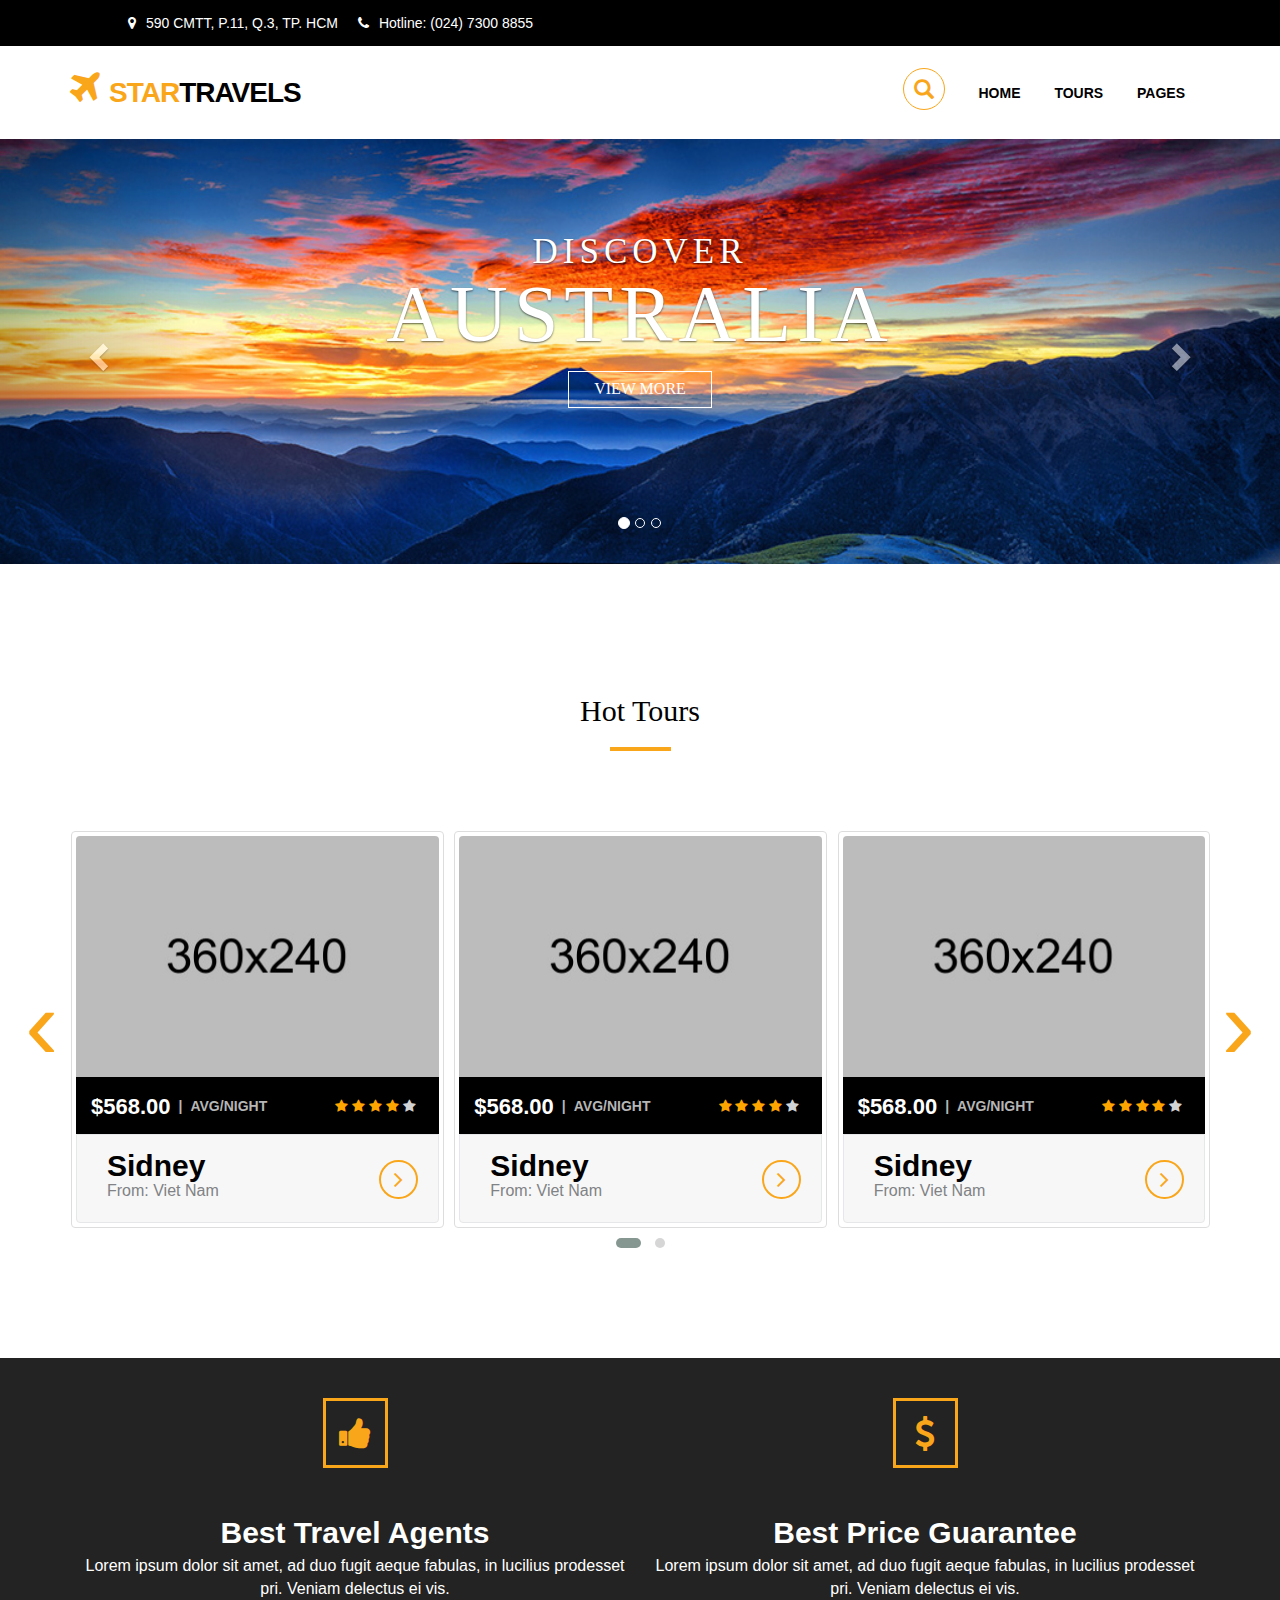
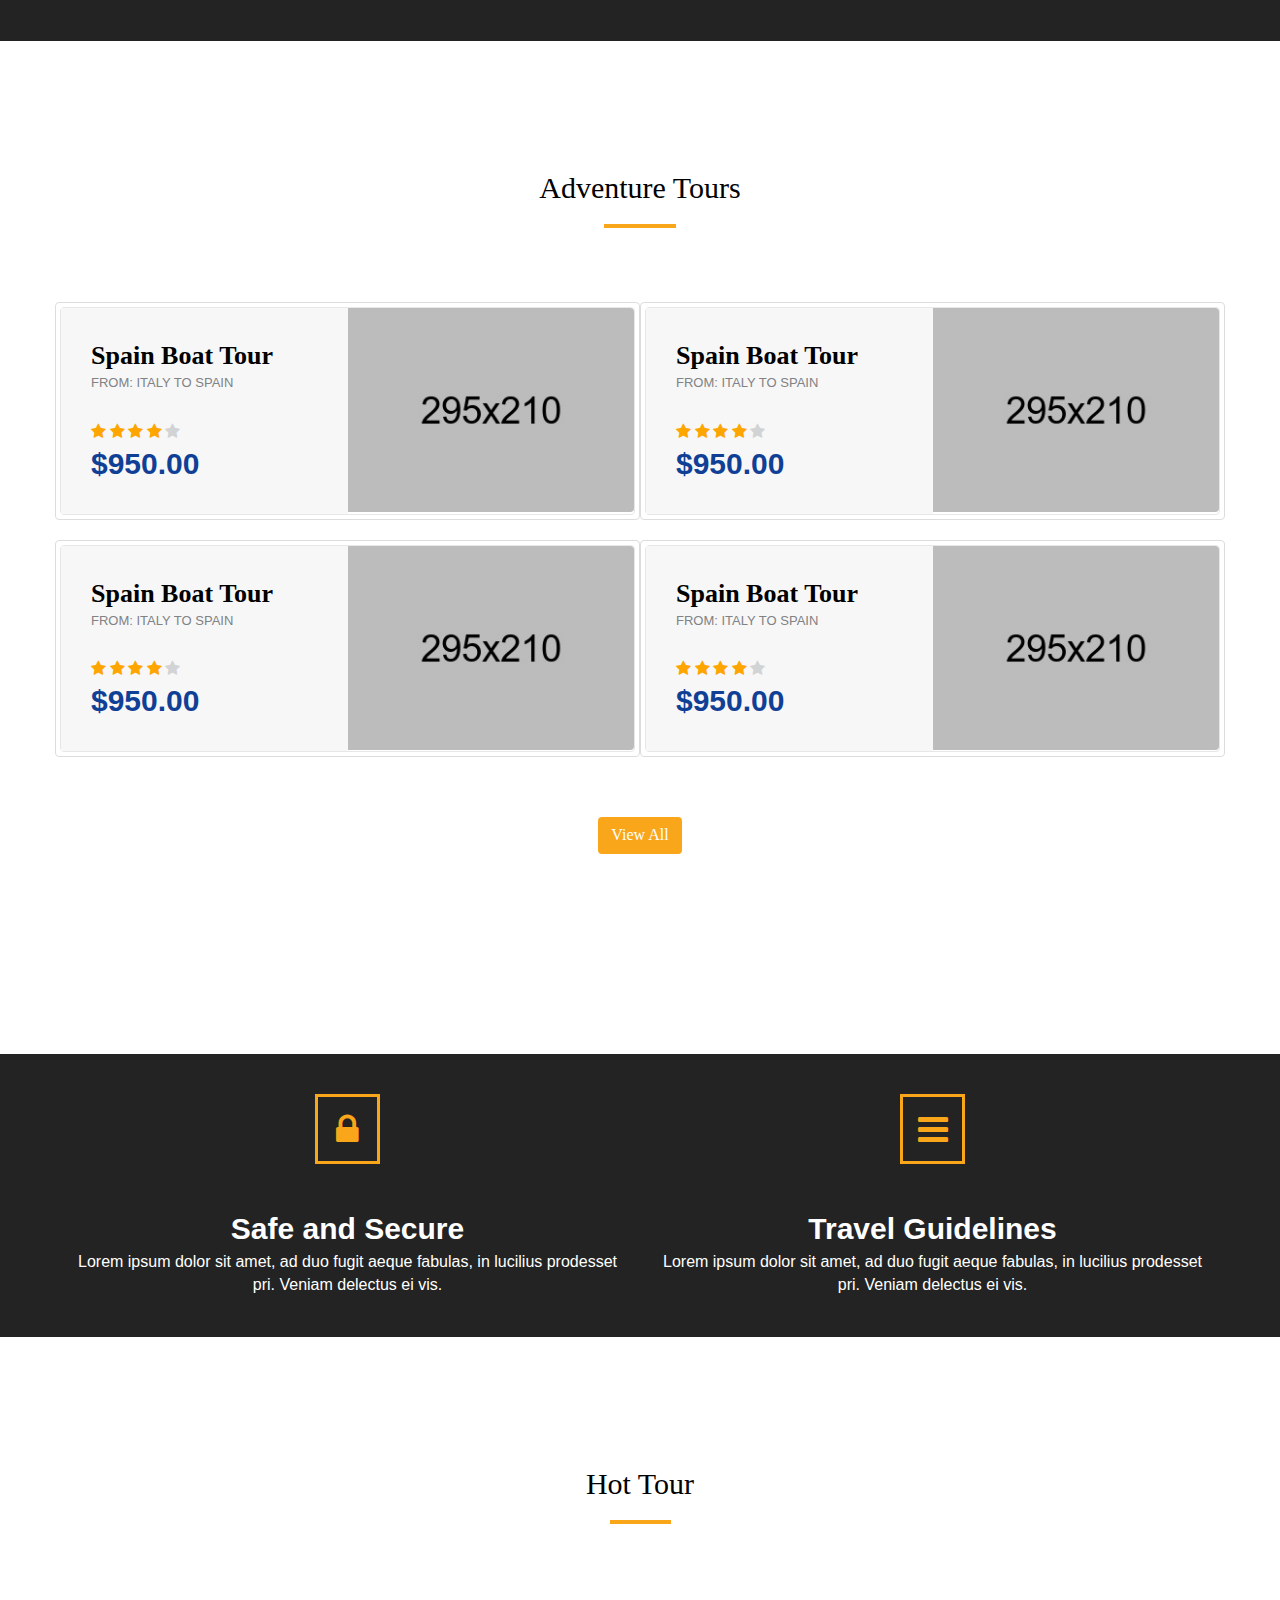
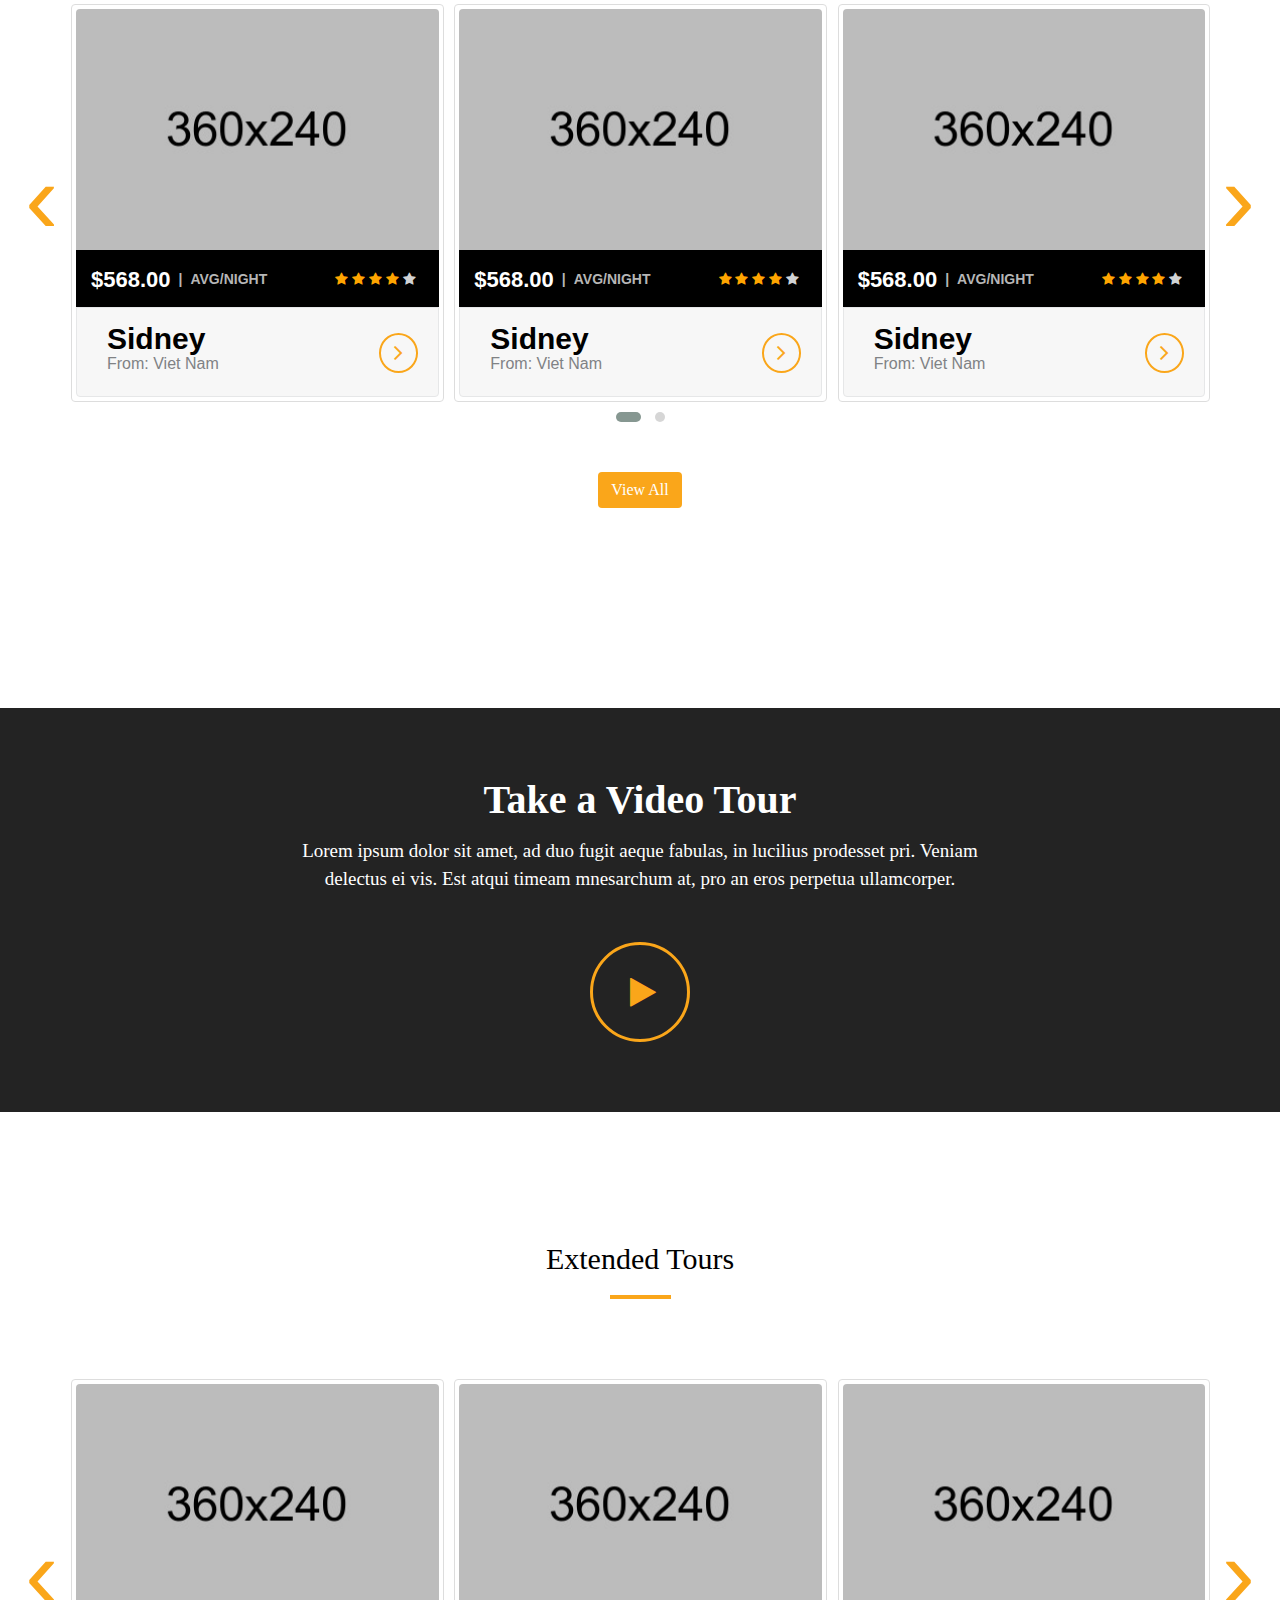
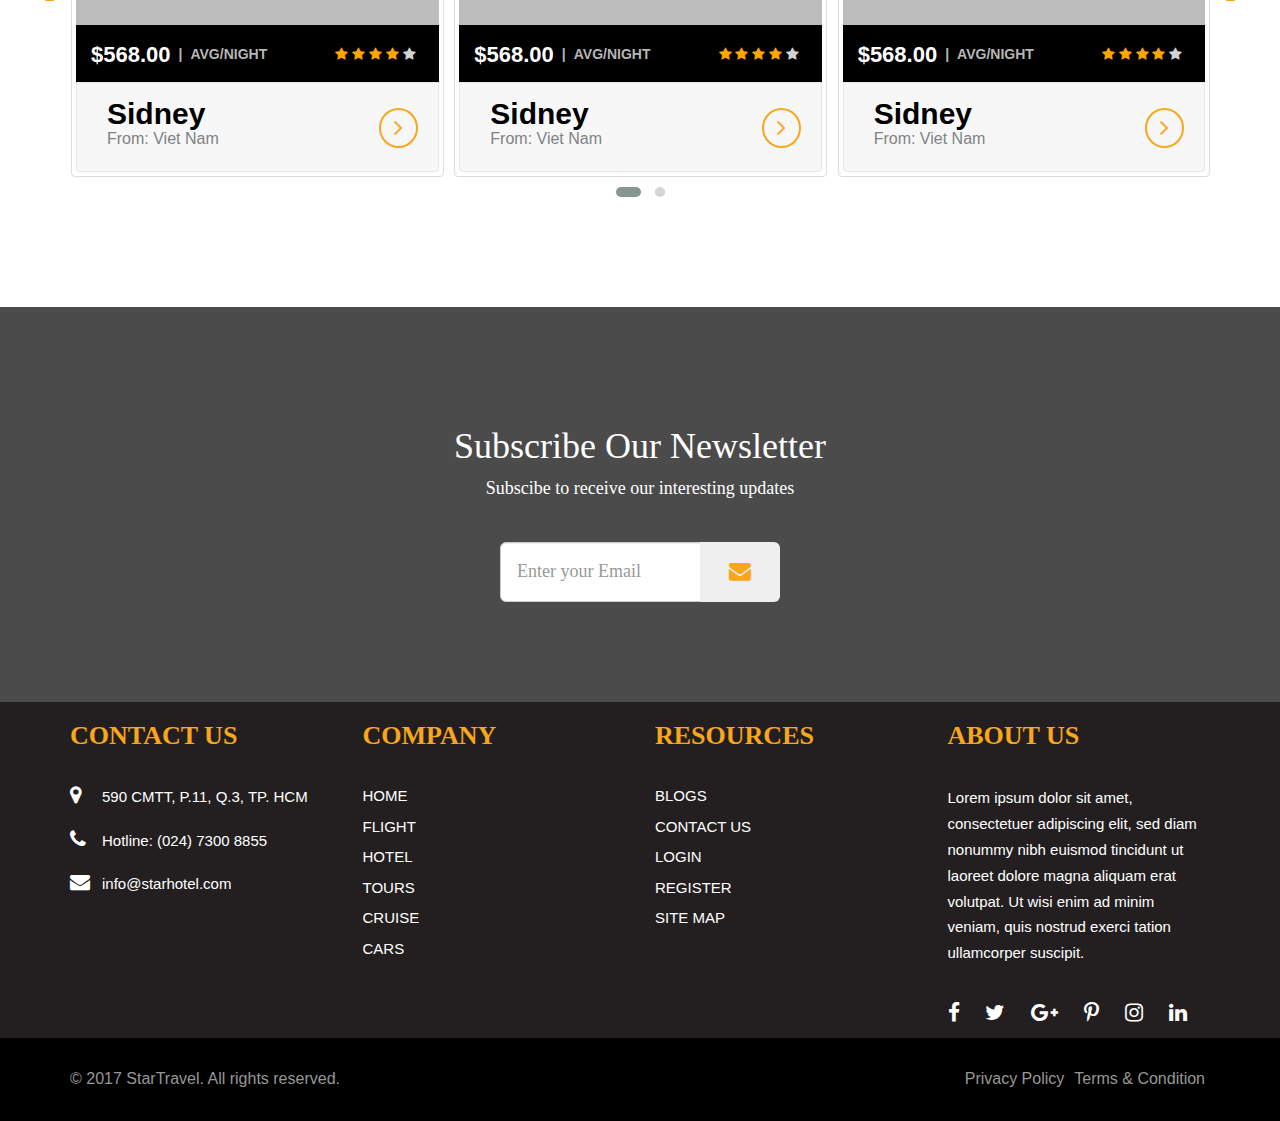
<file: index.html>
<!DOCTYPE html>
<html lang="en">
<head>
	<title>index</title>
	<meta charset="UTF-8">

	<meta name="viewport" content="width=device-width, initial-scale=1.0">
	<!-- css -->
	<link rel="stylesheet" type="text/css" href="css/style.css">
	<link rel="stylesheet" type="text/css" href="css/prev-next-slide.css">
	<link rel="stylesheet" type="text/css" href="css/responsive.css">
	<!-- owlcarousel -->
	<link rel="stylesheet" href="owlcarousel/assets/owl.carousel.min.css">
	<link rel="stylesheet" href="owlcarousel/assets/owl.theme.default.min.css">
	<!-- awesome -->
	<link rel="stylesheet" href="https://cdnjs.cloudflare.com/ajax/libs/font-awesome/4.7.0/css/font-awesome.min.css">
	<!-- css bootstrap -->
	<link rel="stylesheet" href="https://maxcdn.bootstrapcdn.com/bootstrap/3.4.0/css/bootstrap.min.css">
</head>
<body>


	<div class="wrapper">
		<!-- Start header -->
		<div class="top-bar">
			<div class="row">
				<div class="">
					<div id="info">
                        <ul class="list-inline">
                            <li><span><i class="fa fa-map-marker"></i></span>590 CMTT, P.11, Q.3, TP. HCM</li>
                            <li><span><i class="fa fa-phone"></i></span>Hotline: (024) 7300 8855</li>
                        </ul>
                    </div>
				</div>
			</div>
		</div><!-- End top-bar -->
		<!-- <div class="clear"></div> -->

		<!-- start nagivation -->
		<div class="nagivation-content" id="menutop">
			<div class="container">
				<div class="nagivation-logo">
					<a href="index.html"><span><i class="fa fa-plane"></i>STAR</span>TRAVELS</a>
				</div>
				<div class="nagivation-list-menu">
					<ul class="list-inline">
						<li>
							<form>
								<div class="form-group">
									<a href=""><i class="glyphicon glyphicon-search"></i></a>
								</div>
							</form>
						</li>
						<li>
							<div>
								<a href="#">HOME</a>
								<!-- <hr class="heading-line" /> -->
							</div>
						</li>
						<li><a href="#">TOURS</a></li>
						<li><a href="#">PAGES</a></li>
					</ul>
				</div>
				<div class="responsive-menu">
					<a href="#"><i class="glyphicon glyphicon-search" id="search"></i></a>
					<a href="#"><i class="fa fa-bars" id="menu"></i></a>
				</div>
				<div class="clear"></div>
			</div>
		</div><!-- end nagivation -->
		<!-- End header -->
		
		<!-- start slide -->
		<div class="background-slide">
			<div id="myCarousel" class="carousel slide" data-ride="carousel">
		    <!-- Indicators -->
			    <ol class="carousel-indicators">
			    	<li data-target="#myCarousel" data-slide-to="0" class="active"></li>
			    	<li data-target="#myCarousel" data-slide-to="1"></li>
			    	<li data-target="#myCarousel" data-slide-to="2"></li>
			    </ol>

			    <!-- Wrapper for slides -->
			    <div class="carousel-inner" id="image-slide">
				    <div class="item active">
				      	<img src="image/mount-fuji.jpg" alt="Dubai" style="width: 100%">
				      	<div class="carousel-caption caption">
				        	<p class="text1">DISCOVER</p> 
				        	<p class="text2">AUSTRALIA</p>
				        	<div class="view-more">
				        		<a href="#" class="btn">VIEW MORE</a>
				        	</div>
				      	</div>
				    </div>

				    <div class="item">
				    	<img src="image/paris.jpg" alt="Moscow" style="width:100%;">
				    	<div class="carousel-caption caption">
				        	<p class="text1">DISCOVER</p>
				        	<p class="text2">AUSTRALIA</p>
				        	<div class="view-more">
				        		<a href="#" class="btn">VIEW MORE</a>
				        	</div>
				    	</div>
				    </div>
			    
				    <div class="item">
				    	<img src="image/y.jpg" alt="Dubai" style="width:100%;">
				    	<div class="carousel-caption caption">
				      		<p class="text1">DISCOVER</p>
				      		<p class="text2">AUSTRALIA</p>
				      		<div class="view-more">
				        		<a href="#" class="btn">VIEW MORE</a>
				        	</div>
				    	</div>
				    </div>
			  
			    </div>
			    <div>
			    <!-- Left and right controls -->
			    	<a class="left carousel-control" href="#myCarousel" data-slide="prev">
			    		<span class="glyphicon glyphicon-chevron-left"></span>
			    		<span class="sr-only">Previous</span>
			    	</a>
			    <!-- Left and right controls -->
			    	<a class="right carousel-control" href="#myCarousel" data-slide="next">
			    		<span class="glyphicon glyphicon-chevron-right"></span>
			    		<span class="sr-only">Next</span>
			    	</a>
				</div>
			</div><!-- end slide -->
		</div>
		
		<!--======================= Hot-tours =====================-->
		<div class="container-fluid hot-tours">
			<div class="container">
				<div class="hot-tour">
					<h2>Hot Tours</h2>
					<hr>
				</div>
				<!-- start items -->
		        <div class="owl-carousel owl-theme">
		            <div class="item list-item">
	                    <div class="main-block thumbnail">
	                        <div class="main-img">
	                            <a href="#" >
	                                <img src="image/hotel-1.jpg" class="img-responsive" alt="hotel-img" style="border-radius: 4px 4px 0 0;" />
	                            </a>
	                            <div class="main-mask">
	                                <ul class="list-unstyled list-inline offer-price">
	                                    <li class="price">$568.00<span class="divider">|</span><span class="pkg">Avg/Night</span></li>
	                                    <li class="rating">
	                                        <span><i class="fa fa-star"></i></span>
	                                        <span><i class="fa fa-star"></i></span>
	                                        <span><i class="fa fa-star"></i></span>
	                                        <span><i class="fa fa-star"></i></span>
	                                        <span><i class="fa fa-star fa-1"></i></span>
	                                    </li>
	                                </ul>
	                            </div><!-- end main-mask -->
	                        </div><!-- end offer-img -->	                        
	                        <div class="main-info hotel-info" style="border-radius: 0 0 4px 4px">
	                            <div class="arrow">
	                                <a href="#"><span><i class="fa fa-angle-right"></i></span></a>
	                            </div><!-- end arrow -->
	                            <div class="main-title hotel-title">
	                                <a href="#" class="name-tour">Sidney</a>
	                                <p>From: Viet Nam</p>
	                            </div><!-- end hotel-title -->
	                        </div><!-- end hotel-info -->
	                    </div><!-- end main-block-->
	                </div><!-- end item -->
	                <div class="item list-item">
	                    <div class="main-block thumbnail">
	                        <div class="main-img">
	                            <a href="#" >
	                                <img src="image/hotel-1.jpg" class="img-responsive" alt="hotel-img" style="border-radius: 4px 4px 0 0;" />
	                            </a>
	                            <div class="main-mask">
	                                <ul class="list-unstyled list-inline offer-price">
	                                    <li class="price">$568.00<span class="divider">|</span><span class="pkg">Avg/Night</span></li>
	                                    <li class="rating">
	                                        <span><i class="fa fa-star"></i></span>
	                                        <span><i class="fa fa-star"></i></span>
	                                        <span><i class="fa fa-star"></i></span>
	                                        <span><i class="fa fa-star"></i></span>
	                                        <span><i class="fa fa-star fa-1"></i></span>
	                                    </li>
	                                </ul>
	                            </div><!-- end main-mask -->
	                        </div><!-- end offer-img -->	                        
	                        <div class="main-info hotel-info" style="border-radius: 0 0 4px 4px">
	                            <div class="arrow">
	                                <a href="#"><span><i class="fa fa-angle-right"></i></span></a>
	                            </div><!-- end arrow -->
	                            <div class="main-title hotel-title">
	                                <a href="#" class="name-tour">Sidney</a>
	                                <p>From: Viet Nam</p>
	                            </div><!-- end hotel-title -->
	                        </div><!-- end hotel-info -->
	                    </div><!-- end main-block-->
	                </div><!-- end item -->
	                <div class="item list-item">
	                    <div class="main-block thumbnail">
	                        <div class="main-img">
	                            <a href="#" >
	                                <img src="image/hotel-1.jpg" class="img-responsive" alt="hotel-img" style="border-radius: 4px 4px 0 0;" />
	                            </a>
	                            <div class="main-mask">
	                                <ul class="list-unstyled list-inline offer-price">
	                                    <li class="price">$568.00<span class="divider">|</span><span class="pkg">Avg/Night</span></li>
	                                    <li class="rating">
	                                        <span><i class="fa fa-star"></i></span>
	                                        <span><i class="fa fa-star"></i></span>
	                                        <span><i class="fa fa-star"></i></span>
	                                        <span><i class="fa fa-star"></i></span>
	                                        <span><i class="fa fa-star fa-1"></i></span>
	                                    </li>
	                                </ul>
	                            </div><!-- end main-mask -->
	                        </div><!-- end offer-img -->	                        
	                        <div class="main-info hotel-info" style="border-radius: 0 0 4px 4px">
	                            <div class="arrow">
	                                <a href="#"><span><i class="fa fa-angle-right"></i></span></a>
	                            </div><!-- end arrow -->
	                            <div class="main-title hotel-title">
	                                <a href="#" class="name-tour">Sidney</a>
	                                <p>From: Viet Nam</p>
	                            </div><!-- end hotel-title -->
	                        </div><!-- end hotel-info -->
	                    </div><!-- end main-block-->
	                </div><!-- end item -->
	                <div class="item list-item">
	                    <div class="main-block thumbnail">
	                        <div class="main-img">
	                            <a href="#" >
	                                <img src="image/hotel-1.jpg" class="img-responsive" alt="hotel-img" style="border-radius: 4px 4px 0 0;" />
	                            </a>
	                            <div class="main-mask">
	                                <ul class="list-unstyled list-inline offer-price">
	                                    <li class="price">$568.00<span class="divider">|</span><span class="pkg">Avg/Night</span></li>
	                                    <li class="rating">
	                                        <span><i class="fa fa-star"></i></span>
	                                        <span><i class="fa fa-star"></i></span>
	                                        <span><i class="fa fa-star"></i></span>
	                                        <span><i class="fa fa-star"></i></span>
	                                        <span><i class="fa fa-star fa-1"></i></span>
	                                    </li>
	                                </ul>
	                            </div><!-- end main-mask -->
	                        </div><!-- end offer-img -->	                        
	                        <div class="main-info hotel-info" style="border-radius: 0 0 4px 4px">
	                            <div class="arrow">
	                                <a href="#"><span><i class="fa fa-angle-right"></i></span></a>
	                            </div><!-- end arrow -->
	                            <div class="main-title hotel-title">
	                                <a href="#" class="name-tour">Sidney</a>
	                                <p>From: Viet Nam</p>
	                            </div><!-- end hotel-title -->
	                        </div><!-- end hotel-info -->
	                    </div><!-- end main-block-->
	                </div><!-- end item -->
				</div><!-- end all items -->
		       <!--  <div class="view-all text-center">
                    <a href="#" class="btn btn-orange">View All</a>
                </div> --><!-- end view-all -->
			</div>
	    </div><!-- end Hot-tours -->
	    <div class="clear"></div>


	    
	    <!--======================= BEST FEATURES =====================-->
	    <section class="banner-padding black-features">
            <div class="container">
                <div class="row">
                	<div class="col-sm-12 col-md-12">
                        <div class="col-sm-6 col-md-6">
	                        <div class="b-feature-block">
	                            <span><i class="fa fa-thumbs-up flip-animation" ></i></span>
	                            <h3>Best Travel Agents</h3>
	                            <p>Lorem ipsum dolor sit amet, ad duo fugit aeque fabulas, in lucilius prodesset pri. Veniam delectus ei vis.</p>
	                        </div><!-- end b-feature-block -->
	                   </div><!-- end columns -->
	                    <div class="col-sm-6 col-md-6">
	                        <div class="b-feature-block">
	                            <span><i class="fa fa-dollar flip-animation"></i></span>
	                            <h3>Best Price Guarantee</h3>
	                            <p>Lorem ipsum dolor sit amet, ad duo fugit aeque fabulas, in lucilius prodesset pri. Veniam delectus ei vis.</p>
	                        </div><!-- end b-feature-block -->
	                   </div><!-- end columns -->
	               </div>
                </div><!-- end row -->
        	</div><!-- end container -->
        </section><!-- end best-features -->

		
		<!--=============== Adventure Tours ===============-->
        <section class="adventure-tours">
            <div class="container">
                <div class="row">
                    <div class="col-sm-12">
                        <div class="adventure-heading">
                            <h2>Adventure Tours</h2>
                            <hr/>
                        </div><!-- end page-heading -->
                        
                        <div class="row">
                            <div class="col-sm-6 col-md-6 thumbnail tour-1">
                                <div class="adventure-tour-1">
                                    <div class="row">
                                        <div class="col-sm-12 col-md-6 col-md-push-6 image">
                                            <div class="adventure-img">
                                                <a href="#">
                                                    <img src="image/hotel-2.jpg" alt="adventure-tuor-img"/>
                                                    <!-- <div class="schedule">
                                                        <p>7 Nights, 6 Days</p>
                                                    </div> -->
                                                </a>
                                            </div>
                                        </div> <!-- adventure-img -->
                                        <div class="col-sm-12 col-md-6 col-md-pull-6 tour-info">
                                            <div class="adventure-info">
                                                <div class="adventure-title">
                                                    <a href="#">Spain Boat Tour</a>
                                                    <p>From: Italy to Spain</p>
                                                    <div class="rating">
                                                        <span><i class="fa fa-star"></i></span>
                                                        <span><i class="fa fa-star"></i></span>
                                                        <span><i class="fa fa-star"></i></span>
                                                        <span><i class="fa fa-star"></i></span>
                                                        <span><i class="fa fa-star fa-1"></i></span>
                                                    </div><!-- end rating -->
                                                    <span class="adventure-tours-price">$950.00</span>
                                                </div>
                                            </div>
                                        </div><!-- adventure-info -->
                                    </div>
                                </div><!-- endadventure-tour-1 -->
                            </div>
							<div class="col-sm-6 col-md-6 thumbnail tour-1">
                                <div class="adventure-tour-1">
                                    <div class="row">
                                        <div class="col-sm-12 col-md-6 col-md-push-6 image">
                                            <div class="adventure-img">
                                                <a href="#">
                                                    <img src="image/hotel-2.jpg" alt="adventure-tuor-img"/>
                                                    <!-- <div class="schedule">
                                                        <p>7 Nights, 6 Days</p>
                                                    </div> -->
                                                </a>
                                            </div>
                                        </div> <!-- adventure-img -->
                                        <div class="col-sm-12 col-md-6 col-md-pull-6 tour-info">
                                            <div class="adventure-info">
                                                <div class="adventure-title">
                                                    <a href="#">Spain Boat Tour</a>
                                                    <p>From: Italy to Spain</p>
                                                    <div class="rating">
                                                        <span><i class="fa fa-star"></i></span>
                                                        <span><i class="fa fa-star"></i></span>
                                                        <span><i class="fa fa-star"></i></span>
                                                        <span><i class="fa fa-star"></i></span>
                                                        <span><i class="fa fa-star fa-1"></i></span>
                                                    </div><!-- end rating -->
                                                    <span class="adventure-tours-price">$950.00</span>
                                                </div>
                                            </div>
                                        </div><!-- adventure-info -->
                                    </div>
                                </div><!-- endadventure-tour-1 -->
                            </div>
                        </div>
						<div class="row">
                            <div class="col-sm-6 col-md-6 thumbnail tour-1">
                                <div class="adventure-tour-1">
                                    <div class="row">
                                        <div class="col-sm-12 col-md-6 col-md-push-6 image">
                                            <div class="adventure-img">
                                                <a href="#">
                                                    <img src="image/hotel-2.jpg" alt="adventure-tuor-img"/>
                                                    <!-- <div class="schedule">
                                                        <p>7 Nights, 6 Days</p>
                                                    </div> -->
                                                </a>
                                            </div>
                                        </div> <!-- adventure-img -->
                                        <div class="col-sm-12 col-md-6 col-md-pull-6 tour-info">
                                            <div class="adventure-info">
                                                <div class="adventure-title">
                                                    <a href="#">Spain Boat Tour</a>
                                                    <p>From: Italy to Spain</p>
                                                    <div class="rating">
                                                        <span><i class="fa fa-star"></i></span>
                                                        <span><i class="fa fa-star"></i></span>
                                                        <span><i class="fa fa-star"></i></span>
                                                        <span><i class="fa fa-star"></i></span>
                                                        <span><i class="fa fa-star fa-1"></i></span>
                                                    </div><!-- end rating -->
                                                    <span class="adventure-tours-price">$950.00</span>
                                                </div>
                                            </div>
                                        </div><!-- adventure-info -->
                                    </div>
                                </div><!-- endadventure-tour-1 -->
                            </div>
							<div class="col-sm-6 col-md-6 thumbnail tour-1">
                                <div class="adventure-tour-1">
                                    <div class="row">
                                        <div class="col-sm-12 col-md-6 col-md-push-6 image">
                                            <div class="adventure-img">
                                                <a href="#">
                                                    <img src="image/hotel-2.jpg" alt="adventure-tuor-img"/>
                                                    <!-- <div class="schedule">
                                                        <p>7 Nights, 6 Days</p>
                                                    </div> -->
                                                </a>
                                            </div>
                                        </div> <!-- adventure-img -->
                                        <div class="col-sm-12 col-md-6 col-md-pull-6 tour-info">
                                            <div class="adventure-info">
                                                <div class="adventure-title">
                                                    <a href="#">Spain Boat Tour</a>
                                                    <p>From: Italy to Spain</p>
                                                    <div class="rating">
                                                        <span><i class="fa fa-star"></i></span>
                                                        <span><i class="fa fa-star"></i></span>
                                                        <span><i class="fa fa-star"></i></span>
                                                        <span><i class="fa fa-star"></i></span>
                                                        <span><i class="fa fa-star fa-1"></i></span>
                                                    </div><!-- end rating -->
                                                    <span class="adventure-tours-price">$950.00</span>
                                                </div>
                                            </div>
                                        </div><!-- adventure-info -->
                                    </div>
                                </div><!-- endadventure-tour-1 -->
                            </div>
                        </div>
                        <div class="view-all text-center">
		                    <a href="#" class="btn btn-orange">View All</a>
		                </div> <!-- end view-all -->
                    </div>
                </div>
            </div>
        </section><!-- end adventure-tours -->


	    <!--======================= BEST FEATURES =====================-->
	    <section class="banner-padding black-features">
            <div class="container">
                <div class="row">
                	<div class="col-sm-6 col-md-6">
                        <div class="b-feature-block">
                            <span><i class="fa fa-lock flip-animation"></i></span>
                            <h3>Safe and Secure</h3>
                            <p>Lorem ipsum dolor sit amet, ad duo fugit aeque fabulas, in lucilius prodesset pri. Veniam delectus ei vis.</p>
                        </div><!-- end b-feature-block -->
                   </div><!-- end columns -->                   
                   <div class="col-sm-6 col-md-6">
                        <div class="b-feature-block">
                            <span><i class="fa fa-bars flip-animation"></i></span>
                            <h3>Travel Guidelines</h3>
                            <p>Lorem ipsum dolor sit amet, ad duo fugit aeque fabulas, in lucilius prodesset pri. Veniam delectus ei vis.</p>
                        </div><!-- end b-feature-block -->
                   	</div><!-- end columns -->
                </div><!-- end row -->
            </div><!-- end container -->
        </section><!-- end best-features -->


        <!--======================= Extended-tours =====================-->
		<div class="container-fluid hot-tours">
			<div class="container">
				<div class="hot-tour">
					<h2>Hot Tour</h2>
					<hr>
				</div>
				<!-- start items -->
		        <div class="owl-carousel owl-theme">
		            <div class="item list-item">
	                    <div class="main-block thumbnail">
	                        <div class="main-img">
	                            <a href="#" >
	                                <img src="image/hotel-1.jpg" class="img-responsive" alt="hotel-img" style="border-radius: 4px 4px 0 0;" />
	                            </a>
	                            <div class="main-mask">
	                                <ul class="list-unstyled list-inline offer-price">
	                                    <li class="price">$568.00<span class="divider">|</span><span class="pkg">Avg/Night</span></li>
	                                    <li class="rating">
	                                        <span><i class="fa fa-star"></i></span>
	                                        <span><i class="fa fa-star"></i></span>
	                                        <span><i class="fa fa-star"></i></span>
	                                        <span><i class="fa fa-star"></i></span>
	                                        <span><i class="fa fa-star fa-1"></i></span>
	                                    </li>
	                                </ul>
	                            </div><!-- end main-mask -->
	                        </div><!-- end offer-img -->	                        
	                        <div class="main-info hotel-info" style="border-radius: 0 0 4px 4px">
	                            <div class="arrow">
	                                <a href="#"><span><i class="fa fa-angle-right"></i></span></a>
	                            </div><!-- end arrow -->
	                            <div class="main-title hotel-title">
	                                <a href="#" class="name-tour">Sidney</a>
	                                <p>From: Viet Nam</p>
	                            </div><!-- end hotel-title -->
	                        </div><!-- end hotel-info -->
	                    </div><!-- end main-block-->
	                </div><!-- end item -->
	                <div class="item list-item">
	                    <div class="main-block thumbnail">
	                        <div class="main-img">
	                            <a href="#" >
	                                <img src="image/hotel-1.jpg" class="img-responsive" alt="hotel-img" style="border-radius: 4px 4px 0 0;" />
	                            </a>
	                            <div class="main-mask">
	                                <ul class="list-unstyled list-inline offer-price">
	                                    <li class="price">$568.00<span class="divider">|</span><span class="pkg">Avg/Night</span></li>
	                                    <li class="rating">
	                                        <span><i class="fa fa-star"></i></span>
	                                        <span><i class="fa fa-star"></i></span>
	                                        <span><i class="fa fa-star"></i></span>
	                                        <span><i class="fa fa-star"></i></span>
	                                        <span><i class="fa fa-star fa-1"></i></span>
	                                    </li>
	                                </ul>
	                            </div><!-- end main-mask -->
	                        </div><!-- end offer-img -->	                        
	                        <div class="main-info hotel-info" style="border-radius: 0 0 4px 4px">
	                            <div class="arrow">
	                                <a href="#"><span><i class="fa fa-angle-right"></i></span></a>
	                            </div><!-- end arrow -->
	                            <div class="main-title hotel-title">
	                                <a href="#" class="name-tour">Sidney</a>
	                                <p>From: Viet Nam</p>
	                            </div><!-- end hotel-title -->
	                        </div><!-- end hotel-info -->
	                    </div><!-- end main-block-->
	                </div><!-- end item -->
	                <div class="item list-item">
	                    <div class="main-block thumbnail">
	                        <div class="main-img">
	                            <a href="#" >
	                                <img src="image/hotel-1.jpg" class="img-responsive" alt="hotel-img" style="border-radius: 4px 4px 0 0;" />
	                            </a>
	                            <div class="main-mask">
	                                <ul class="list-unstyled list-inline offer-price">
	                                    <li class="price">$568.00<span class="divider">|</span><span class="pkg">Avg/Night</span></li>
	                                    <li class="rating">
	                                        <span><i class="fa fa-star"></i></span>
	                                        <span><i class="fa fa-star"></i></span>
	                                        <span><i class="fa fa-star"></i></span>
	                                        <span><i class="fa fa-star"></i></span>
	                                        <span><i class="fa fa-star fa-1"></i></span>
	                                    </li>
	                                </ul>
	                            </div><!-- end main-mask -->
	                        </div><!-- end offer-img -->	                        
	                        <div class="main-info hotel-info" style="border-radius: 0 0 4px 4px">
	                            <div class="arrow">
	                                <a href="#"><span><i class="fa fa-angle-right"></i></span></a>
	                            </div><!-- end arrow -->
	                            <div class="main-title hotel-title">
	                                <a href="#" class="name-tour">Sidney</a>
	                                <p>From: Viet Nam</p>
	                            </div><!-- end hotel-title -->
	                        </div><!-- end hotel-info -->
	                    </div><!-- end main-block-->
	                </div><!-- end item -->
	                <div class="item list-item">
	                    <div class="main-block thumbnail">
	                        <div class="main-img">
	                            <a href="#" >
	                                <img src="image/hotel-1.jpg" class="img-responsive" alt="hotel-img" style="border-radius: 4px 4px 0 0;" />
	                            </a>
	                            <div class="main-mask">
	                                <ul class="list-unstyled list-inline offer-price">
	                                    <li class="price">$568.00<span class="divider">|</span><span class="pkg">Avg/Night</span></li>
	                                    <li class="rating">
	                                        <span><i class="fa fa-star"></i></span>
	                                        <span><i class="fa fa-star"></i></span>
	                                        <span><i class="fa fa-star"></i></span>
	                                        <span><i class="fa fa-star"></i></span>
	                                        <span><i class="fa fa-star fa-1"></i></span>
	                                    </li>
	                                </ul>
	                            </div><!-- end main-mask -->
	                        </div><!-- end offer-img -->	                        
	                        <div class="main-info hotel-info" style="border-radius: 0 0 4px 4px">
	                            <div class="arrow">
	                                <a href="#"><span><i class="fa fa-angle-right"></i></span></a>
	                            </div><!-- end arrow -->
	                            <div class="main-title hotel-title">
	                                <a href="#" class="name-tour">Sidney</a>
	                                <p>From: Viet Nam</p>
	                            </div><!-- end hotel-title -->
	                        </div><!-- end hotel-info -->
	                    </div><!-- end main-block-->
	                </div><!-- end item -->
				</div><!-- end all items -->
		        <div class="view-all text-center">
                    <a href="#" class="btn btn-orange">View All</a>
                </div><!-- end view-all -->
			</div>
	    </div><!-- end Hot-tours -->
	    <div class="clear"></div>


	    <!--==================== VIDEO BANNER ===================-->
        <section id="video-banner" class="banner-padding back-size"> 
            <div class="container">
                <div class="row">
                    <div class="col-sm-12">
                        <h2>Take a Video Tour</h2>
                        <p>Lorem ipsum dolor sit amet, ad duo fugit aeque fabulas, in lucilius prodesset pri. Veniam delectus ei vis. Est atqui timeam mnesarchum at, pro an eros perpetua ullamcorper.</p>
                        
                        <a href="https://youtube.com/watch?v=0O2aH4XLbto" class="popup-youtube" id="play-button"><span><i class="fa fa-play"></i></span></a>
                    </div><!-- end columns -->
                </div><!-- end row -->
            </div><!-- end container -->
        </section><!-- end video-banner -->


        <!--======================= Extented-tours =====================-->
		<div class="hot-tours">
			<div class="container">
				<div class="hot-tour">
					<h2>Extended Tours</h2>
					<hr>
				</div>
				<!-- start items -->
		        <div class="owl-carousel owl-theme">
		            <div class="item list-item">
	                    <div class="main-block thumbnail">
	                        <div class="main-img">
	                            <a href="#" >
	                                <img src="image/hotel-1.jpg" class="img-responsive" alt="hotel-img" style="border-radius: 4px 4px 0 0;" />
	                            </a>
	                            <div class="main-mask">
	                                <ul class="list-unstyled list-inline offer-price">
	                                    <li class="price">$568.00<span class="divider">|</span><span class="pkg">Avg/Night</span></li>
	                                    <li class="rating">
	                                        <span><i class="fa fa-star"></i></span>
	                                        <span><i class="fa fa-star"></i></span>
	                                        <span><i class="fa fa-star"></i></span>
	                                        <span><i class="fa fa-star"></i></span>
	                                        <span><i class="fa fa-star fa-1"></i></span>
	                                    </li>
	                                </ul>
	                            </div><!-- end main-mask -->
	                        </div><!-- end offer-img -->	                        
	                        <div class="main-info hotel-info" style="border-radius: 0 0 4px 4px">
	                            <div class="arrow">
	                                <a href="#"><span><i class="fa fa-angle-right"></i></span></a>
	                            </div><!-- end arrow -->
	                            <div class="main-title hotel-title">
	                                <a href="#" class="name-tour">Sidney</a>
	                                <p>From: Viet Nam</p>
	                            </div><!-- end hotel-title -->
	                        </div><!-- end hotel-info -->
	                    </div><!-- end main-block-->
	                </div><!-- end item -->
	                <div class="item list-item">
	                    <div class="main-block thumbnail">
	                        <div class="main-img">
	                            <a href="#" >
	                                <img src="image/hotel-1.jpg" class="img-responsive" alt="hotel-img" style="border-radius: 4px 4px 0 0;" />
	                            </a>
	                            <div class="main-mask">
	                                <ul class="list-unstyled list-inline offer-price">
	                                    <li class="price">$568.00<span class="divider">|</span><span class="pkg">Avg/Night</span></li>
	                                    <li class="rating">
	                                        <span><i class="fa fa-star"></i></span>
	                                        <span><i class="fa fa-star"></i></span>
	                                        <span><i class="fa fa-star"></i></span>
	                                        <span><i class="fa fa-star"></i></span>
	                                        <span><i class="fa fa-star fa-1"></i></span>
	                                    </li>
	                                </ul>
	                            </div><!-- end main-mask -->
	                        </div><!-- end offer-img -->	                        
	                        <div class="main-info hotel-info" style="border-radius: 0 0 4px 4px">
	                            <div class="arrow">
	                                <a href="#"><span><i class="fa fa-angle-right"></i></span></a>
	                            </div><!-- end arrow -->
	                            <div class="main-title hotel-title">
	                                <a href="#" class="name-tour">Sidney</a>
	                                <p>From: Viet Nam</p>
	                            </div><!-- end hotel-title -->
	                        </div><!-- end hotel-info -->
	                    </div><!-- end main-block-->
	                </div><!-- end item -->
	                <div class="item list-item">
	                    <div class="main-block thumbnail">
	                        <div class="main-img">
	                            <a href="#" >
	                                <img src="image/hotel-1.jpg" class="img-responsive" alt="hotel-img" style="border-radius: 4px 4px 0 0;" />
	                            </a>
	                            <div class="main-mask">
	                                <ul class="list-unstyled list-inline offer-price">
	                                    <li class="price">$568.00<span class="divider">|</span><span class="pkg">Avg/Night</span></li>
	                                    <li class="rating">
	                                        <span><i class="fa fa-star"></i></span>
	                                        <span><i class="fa fa-star"></i></span>
	                                        <span><i class="fa fa-star"></i></span>
	                                        <span><i class="fa fa-star"></i></span>
	                                        <span><i class="fa fa-star fa-1"></i></span>
	                                    </li>
	                                </ul>
	                            </div><!-- end main-mask -->
	                        </div><!-- end offer-img -->	                        
	                        <div class="main-info hotel-info" style="border-radius: 0 0 4px 4px">
	                            <div class="arrow">
	                                <a href="#"><span><i class="fa fa-angle-right"></i></span></a>
	                            </div><!-- end arrow -->
	                            <div class="main-title hotel-title">
	                                <a href="#" class="name-tour">Sidney</a>
	                                <p>From: Viet Nam</p>
	                            </div><!-- end hotel-title -->
	                        </div><!-- end hotel-info -->
	                    </div><!-- end main-block-->
	                </div><!-- end item -->
	                <div class="item list-item">
	                    <div class="main-block thumbnail">
	                        <div class="main-img">
	                            <a href="#" >
	                                <img src="image/hotel-1.jpg" class="img-responsive" alt="hotel-img" style="border-radius: 4px 4px 0 0;" />
	                            </a>
	                            <div class="main-mask">
	                                <ul class="list-unstyled list-inline offer-price">
	                                    <li class="price">$568.00<span class="divider">|</span><span class="pkg">Avg/Night</span></li>
	                                    <li class="rating">
	                                        <span><i class="fa fa-star"></i></span>
	                                        <span><i class="fa fa-star"></i></span>
	                                        <span><i class="fa fa-star"></i></span>
	                                        <span><i class="fa fa-star"></i></span>
	                                        <span><i class="fa fa-star fa-1"></i></span>
	                                    </li>
	                                </ul>
	                            </div><!-- end main-mask -->
	                        </div><!-- end offer-img -->	                        
	                        <div class="main-info hotel-info" style="border-radius: 0 0 4px 4px">
	                            <div class="arrow">
	                                <a href="#"><span><i class="fa fa-angle-right"></i></span></a>
	                            </div><!-- end arrow -->
	                            <div class="main-title hotel-title">
	                                <a href="#" class="name-tour">Sidney</a>
	                                <p>From: Viet Nam</p>
	                            </div><!-- end hotel-title -->
	                        </div><!-- end hotel-info -->
	                    </div><!-- end main-block-->
	                </div><!-- end item -->
				</div><!-- end all items -->
		       <!--  <div class="view-all text-center">
                    <a href="#" class="btn btn-orange">View All</a>
                </div> --><!-- end view-all -->
			</div>
	    </div><!-- end Extended-tours -->
	    <div class="clear"></div>
	

	    <!--========================= NEWSLETTER ==========================-->
        <section id="newsletter" class="section-padding back-size newsletter"> 
            <div class="container">
                <div class="row">
                    <div class="col-xs-12 col-sm-12 col-md-12 col-lg-12 text-center">
                        <h2>Subscribe Our Newsletter</h2>
                        <p>Subscibe to receive our interesting updates</p>  
                        <form>
                            <div class="form-group">
                                <div class="input-group">
                                    <input type="email" class="form-control input-lg" placeholder="Enter your Email" required/>
                                    <span class="input-group-btn">
                                    	<button class="btn btn-lg">
                                    		<i class="fa fa-envelope"></i>
                               		    </button>
                                    </span>
                                </div>
                            </div>
                        </form>
                    </div><!-- end columns -->
                </div><!-- end row -->
            </div><!-- end container -->
        </section><!-- end newsletter -->

        <!--======================= FOOTER =======================-->
        <section id="footer" class="ftr-heading-o ftr-heading-mgn">
        
            <div id="footer-top" class="banner-padding ftr-top-grey ftr-text-white">
                <div class="container">
                    <div class="row">
                        
                        <div class="col-xs-12 col-sm-6 col-md-3 col-lg-3 footer-widget ftr-contact">
                            <h3 class="footer-heading">CONTACT US</h3>
                            <ul class="list-unstyled">
                                <li><span><i class="fa fa-map-marker"></i></span>590 CMTT, P.11, Q.3, TP. HCM</li>
                                <li id="phone"><span><i class="fa fa-phone"></i></span>Hotline: (024) 7300 8855</li>
                                <li><span><i class="fa fa-envelope"></i></span>info@starhotel.com</li>
                            </ul>
                        </div><!-- end columns -->
                        
                        <div class="col-xs-12 col-sm-6 col-md-3 col-lg-3 footer-widget ftr-links">
                            <h3 class="footer-heading">COMPANY</h3>
                            <ul class="list-unstyled">
                                <li><a href="#">Home</a></li>
                                <li><a href="#">Flight</a></li>
                                <li><a href="#">Hotel</a></li>
                                <li><a href="#">Tours</a></li>
                                <li><a href="#">Cruise</a></li>
                                <li><a href="#">Cars</a></li>
                            </ul>
                        </div><!-- end columns -->
                        
                        <div class="col-xs-12 col-sm-6 col-md-3 col-lg-3 footer-widget ftr-links ftr-pad-left">
                            <h3 class="footer-heading">RESOURCES</h3>
                            <ul class="list-unstyled">
                                <li><a href="#">Blogs</a></li>
                                <li><a href="#">Contact Us</a></li>
                                <li><a href="#">Login</a></li>
                                <li><a href="#">Register</a></li>
                                <li><a href="#">Site Map</a></li>
                            </ul>
                        </div><!-- end columns -->

                        <div class="col-xs-12 col-sm-6 col-md-3 col-lg- footer-widget ftr-about">
                            <h3 class="footer-heading">ABOUT US</h3>
                            <p>Lorem ipsum dolor sit amet, consectetuer adipiscing elit, sed diam nonummy nibh euismod tincidunt ut laoreet dolore magna aliquam erat volutpat. Ut wisi enim ad minim veniam, quis nostrud exerci tation ullamcorper suscipit.</p>
                            <ul class="social-links list-inline list-unstyled">
                                <li><a href="#"><span><i class="fa fa-facebook"></i></span></a></li>
                                <li><a href="#"><span><i class="fa fa-twitter"></i></span></a></li>
                                <li><a href="#"><span><i class="fa fa-google-plus"></i></span></a></li>
                                <li><a href="#"><span><i class="fa fa-pinterest-p"></i></span></a></li>
                                <li><a href="#"><span><i class="fa fa-instagram"></i></span></a></li>
                                <li><a href="#"><span><i class="fa fa-linkedin"></i></span></a></li>
                            </ul>
                        </div><!-- end columns -->
                        
                    </div><!-- end row -->
                </div><!-- end container -->
            </div><!-- end footer-top -->

            <div id="footer-bottom" class="ftr-bot-black">
                <div class="container">
                    <div class="row">
                        <div class="col-xs-12 col-sm-6 col-md-6 col-lg-6" id="copyright">
                            <p>© 2017 <a href="#">StarTravel</a>. All rights reserved.</p>
                        </div><!-- end columns -->
                        
                        <div class="col-xs-12 col-sm-6 col-md-6 col-lg-6" id="terms">
                            <ul class="list-unstyled list-inline">
                                <li><a href="#">Terms & Condition</a></li>
                                <li><a href="#">Privacy Policy</a></li>
                            </ul>
                        </div><!-- end columns -->
                    </div><!-- end row -->
                </div><!-- end container -->
            </div><!-- end footer-bottom -->
        </section><!-- end footer -->
	</div>
	
	<!-- js jquery -->
	<script src="https://code.jquery.com/jquery-3.4.1.min.js"></script>
	<!-- js bootstrap -->
	<script src="https://maxcdn.bootstrapcdn.com/bootstrap/3.4.0/js/bootstrap.min.js"></script>
	<script src="owlcarousel/owl.carousel.min.js"></script>
	<script type="text/javascript" src="js/hotel-offes.js"></script>
</body>
</html>
</file>
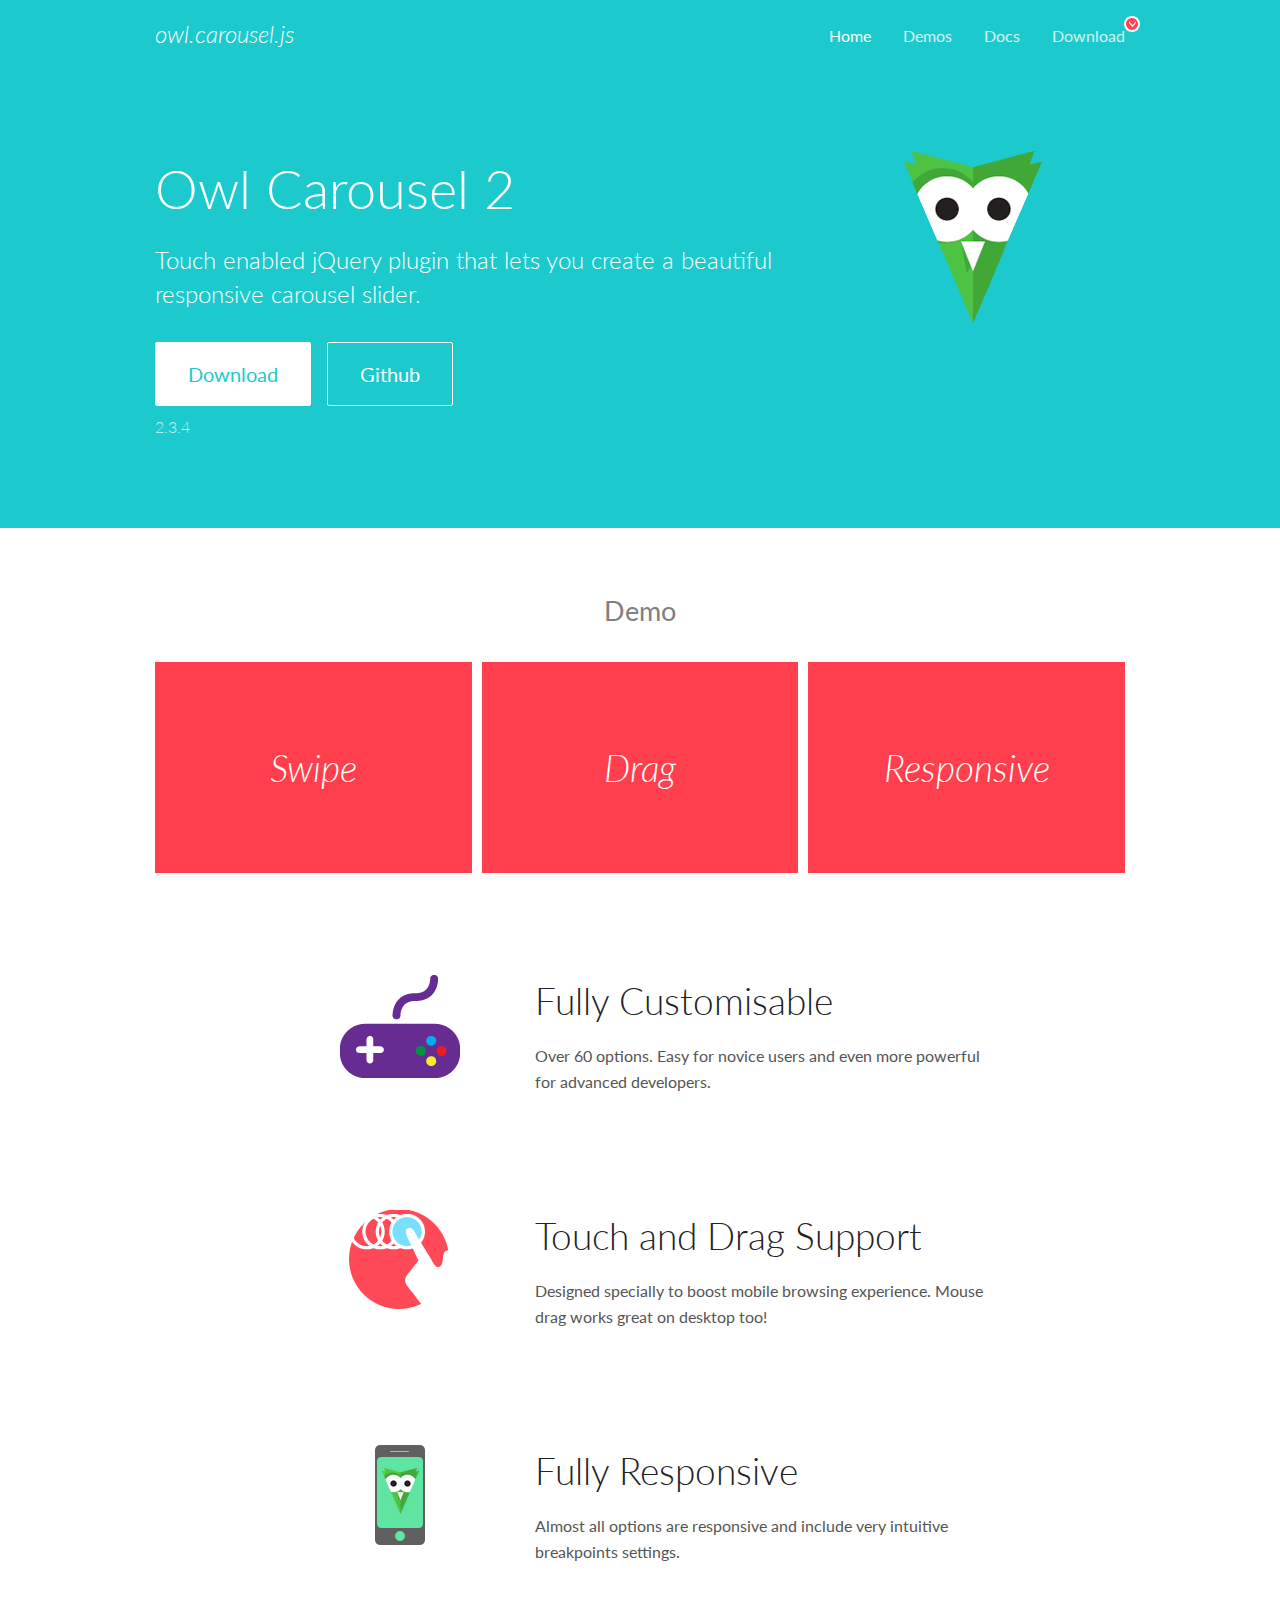
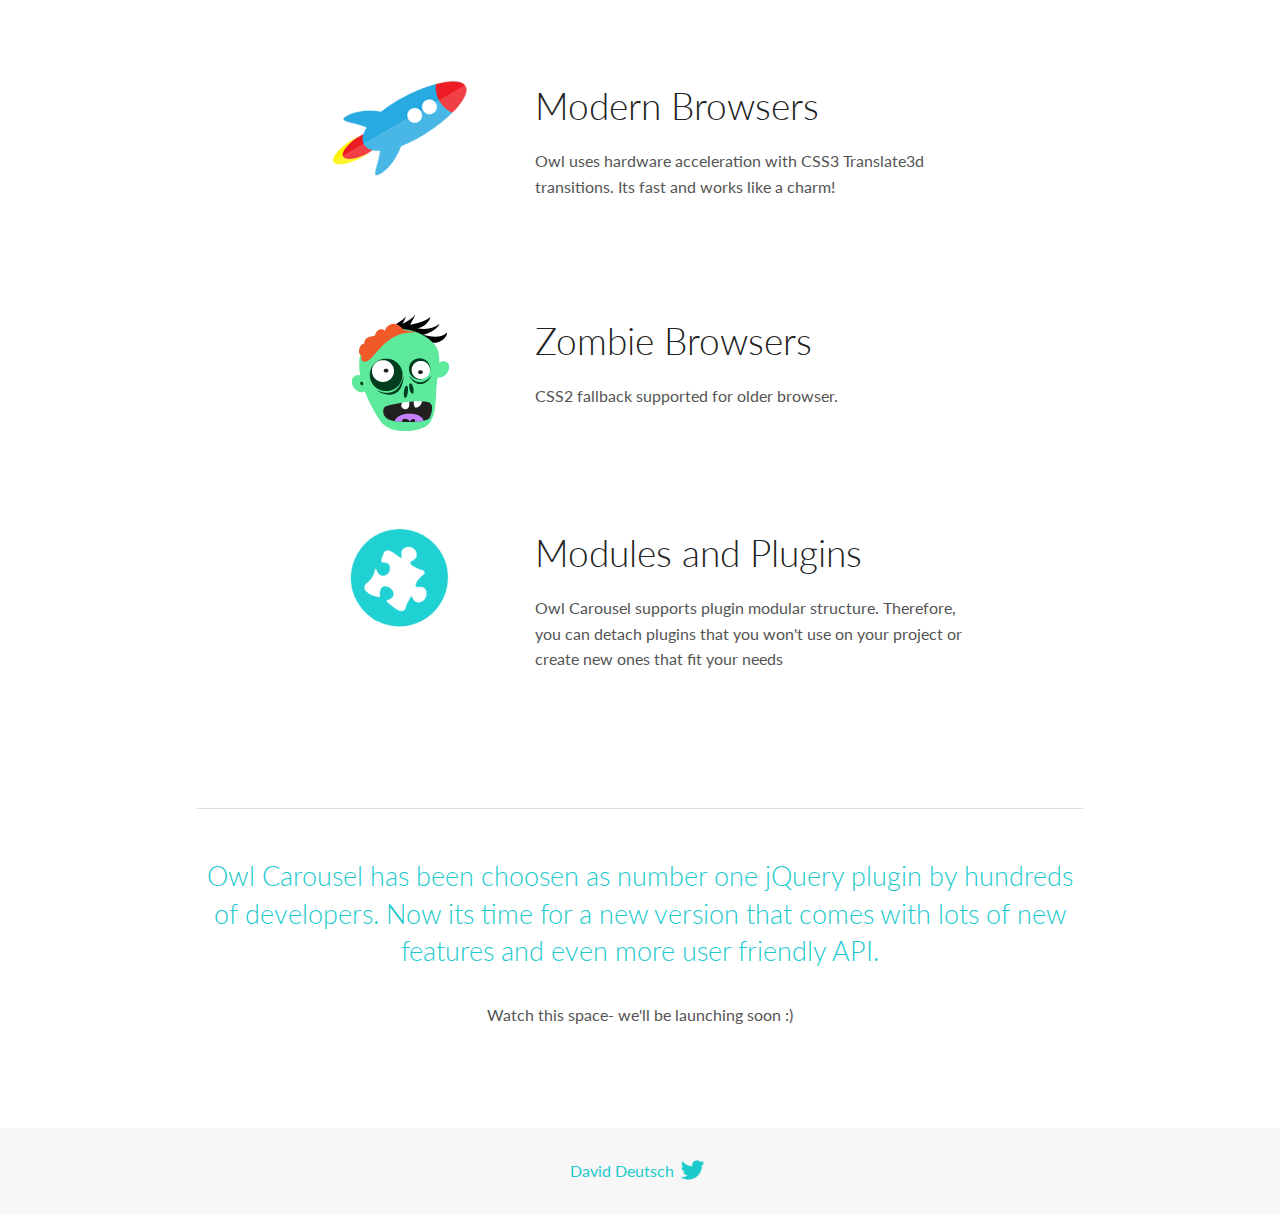
<file: jquery/OwlCarousel2-2.3.4/docs/index.html>
<!DOCTYPE html>
<html lang="en">
  <head>

    <!-- head -->
    <meta charset="utf-8">
    <meta name="msapplication-tap-highlight" content="no" />
    <meta name="viewport" content="width=device-width, initial-scale=1.0" />
    <meta name="description" content="Touch enabled jQuery plugin that lets you create beautiful responsive carousel slider.">
    <meta name="author" content="David Deutsch">
    <title>
      Home | Owl Carousel | 2.3.4
    </title>

    <!-- Stylesheets -->
    <link href='https://fonts.googleapis.com/css?family=Lato:300,400,700,400italic,300italic' rel='stylesheet' type='text/css'>
    <link rel="stylesheet" href="assets/css/docs.theme.min.css">

    <!-- Owl Stylesheets -->
    <link rel="stylesheet" href="assets/owlcarousel/assets/owl.carousel.min.css">
    <link rel="stylesheet" href="assets/owlcarousel/assets/owl.theme.default.min.css">

    <!-- HTML5 shim and Respond.js IE8 support of HTML5 elements and media queries -->

    <!--[if lt IE 9]>
      <script src="https://oss.maxcdn.com/libs/html5shiv/3.7.0/html5shiv.js"></script>
      <script src="https://oss.maxcdn.com/libs/respond.js/1.3.0/respond.min.js"></script>
    <![endif]-->

    <!-- Favicons -->
    <link rel="apple-touch-icon-precomposed" sizes="144x144" href="assets/ico/apple-touch-icon-144-precomposed.png">
    <link rel="shortcut icon" href="assets/ico/favicon.png">
    <link rel="shortcut icon" href="favicon.ico">

    <!-- Yeah i know js should not be in header. Its required for demos.-->

    <!-- javascript -->
    <script src="assets/vendors/jquery.min.js"></script>
    <script src="assets/owlcarousel/owl.carousel.js"></script>
  </head>
  <body>

    <!-- header -->
    <header class="header">
      <div class="row">
        <div class="large-12 columns">
          <div class="brand left">
            <h3>
              <a href="/OwlCarousel2/">owl.carousel.js</a> 
            </h3>
          </div>
          <a id="toggle-nav" class="right">
            <span></span> <span></span> <span></span> 
          </a> 
          <div class="nav-bar">
            <ul class="clearfix">
              <li class="active">
                <a href="/OwlCarousel2/index.html">Home</a> 
              </li>
              <li> <a href="/OwlCarousel2/demos/demos.html">Demos</a>  </li>
              <li> <a href="/OwlCarousel2/docs/started-welcome.html">Docs</a>  </li>
              <li>
                <a href="https://github.com/OwlCarousel2/OwlCarousel2/archive/2.3.4.zip">Download</a> 
                <span class="download"></span> 
              </li>
            </ul>
          </div>
        </div>
      </div>
    </header>

    <!-- home panel -->
    <section id="hero">
      <div class="row">
        <div class="large-8 medium-8 columns">
          <h1>Owl Carousel 2</h1>
          <h4>Touch enabled jQuery plugin that lets you create a beautiful responsive carousel slider.</h4>
          <a href="https://github.com/OwlCarousel2/OwlCarousel2/archive/2.3.4.zip" class="hero-button">Download</a> 
          <a href="https://github.com/OwlCarousel2/OwlCarousel2" class="hero-button outline">Github</a> 
          <p>2.3.4</p>
        </div>
        <div class="large-4 medium-4 columns">
          <img class="owl-logo" src="assets/img/owl-logo.png" alt="mr. Owl">
        </div>
      </div>
    </section>

    <!-- body -->
    <div class="home-demo">
      <div class="row">
        <div class="large-12 columns">
          <h3>Demo</h3>
          <div class="owl-carousel">
            <div class="item">
              <h2>Swipe</h2>
            </div>
            <div class="item">
              <h2>Drag</h2>
            </div>
            <div class="item">
              <h2>Responsive</h2>
            </div>
            <div class="item">
              <h2>CSS3</h2>
            </div>
            <div class="item">
              <h2>Fast</h2>
            </div>
            <div class="item">
              <h2>Easy</h2>
            </div>
            <div class="item">
              <h2>Free</h2>
            </div>
            <div class="item">
              <h2>Upgradable</h2>
            </div>
            <div class="item">
              <h2>Tons of options</h2>
            </div>
            <div class="item">
              <h2>Infinity</h2>
            </div>
            <div class="item">
              <h2>Auto Width</h2>
            </div>
          </div>
        </div>
      </div>
    </div>
    <script>
      var owl = $('.owl-carousel');
      owl.owlCarousel({
        margin: 10,
        loop: true,
        responsive: {
          0: {
            items: 1
          },
          600: {
            items: 2
          },
          1000: {
            items: 3
          }
        }
      })
    </script>

    <!-- features -->
    <div id="features">
      <div class="row">
        <div class="small-12 medium-9 small-centered columns">
          <section class="row feature">
            <div class="medium-4 small-12 columns">
              <img src="assets/img/feature-options.png" alt="">
            </div>
            <div class="medium-8 small-12 columns">
              <h2>Fully Customisable</h2>
              <p>Over 60 options. Easy for novice users and even more powerful for advanced developers.</p>
            </div>
          </section>
          <section class="row feature">
            <div class="medium-4 small-12 columns">
              <img src="assets/img/feature-drag.png" alt="">
            </div>
            <div class="medium-8 small-12 columns">
              <h2>Touch and Drag Support</h2>
              <p>Designed specially to boost mobile browsing experience. Mouse drag works great on desktop too!</p>
            </div>
          </section>
          <section class="row feature">
            <div class="medium-4 small-12 columns">
              <img src="assets/img/feature-responsive.png" alt="">
            </div>
            <div class="medium-8 small-12 columns">
              <h2>Fully Responsive</h2>
              <p>Almost all options are responsive and include very intuitive breakpoints settings.</p>
            </div>
          </section>
          <section class="row feature">
            <div class="medium-4 small-12 columns">
              <img src="assets/img/feature-modern.png" alt="">
            </div>
            <div class="medium-8 small-12 columns">
              <h2>Modern Browsers</h2>
              <p>Owl uses hardware acceleration with CSS3 Translate3d transitions. Its fast and works like a charm! </p>
            </div>
          </section>
          <section class="row feature">
            <div class="medium-4 small-12 columns">
              <img src="assets/img/feature-zombie.png" alt="">
            </div>
            <div class="medium-8 small-12 columns">
              <h2>Zombie Browsers</h2>
              <p>CSS2 fallback supported for older browser.</p>
            </div>
          </section>
          <section class="row feature">
            <div class="medium-4 small-12 columns">
              <img src="assets/img/feature-module.png" alt="">
            </div>
            <div class="medium-8 small-12 columns">
              <h2>Modules and Plugins</h2>
              <p>Owl Carousel supports plugin modular structure. Therefore, you can detach plugins that you won&#x27;t use on your project or create new ones that fit your needs</p>
            </div>
          </section>
        </div>
      </div>
    </div>

    <!-- footer -->
    <section id="teaser-text">
      <div class="row">
        <div class="small-12 medium-11 small-centered columns">
          <hr>
          <h3 id="owl-carousel-has-been-choosen-as-number-one-jquery-plugin-by-hundreds-of-developers-now-its-time-for-a-new-version-that-comes-with-lots-of-new-features-and-even-more-user-friendly-api-">Owl Carousel has been choosen as number one jQuery plugin by hundreds of developers. Now its time for a new version that comes with lots of new features and even more user friendly API.</h3>
          <p>Watch this space- we&#39;ll be launching soon :)</p>
        </div>
      </div>
    </section>

    <!-- footer -->
    <footer class="footer">
      <div class="row">
        <div class="large-12 columns">
          <h5>
            <a href="/OwlCarousel2/docs/support-contact.html">David Deutsch</a> 
            <a id="custom-tweet-button" href="https://twitter.com/share?url=https://github.com/OwlCarousel2/OwlCarousel2&text=Owl Carousel - This is so awesome! " target="_blank"></a> 
          </h5>
        </div>
      </div>
    </footer>

    <!-- vendors -->
    <script src="assets/vendors/highlight.js"></script>
    <script src="assets/js/app.js"></script>
  </body>
</html>
</file>
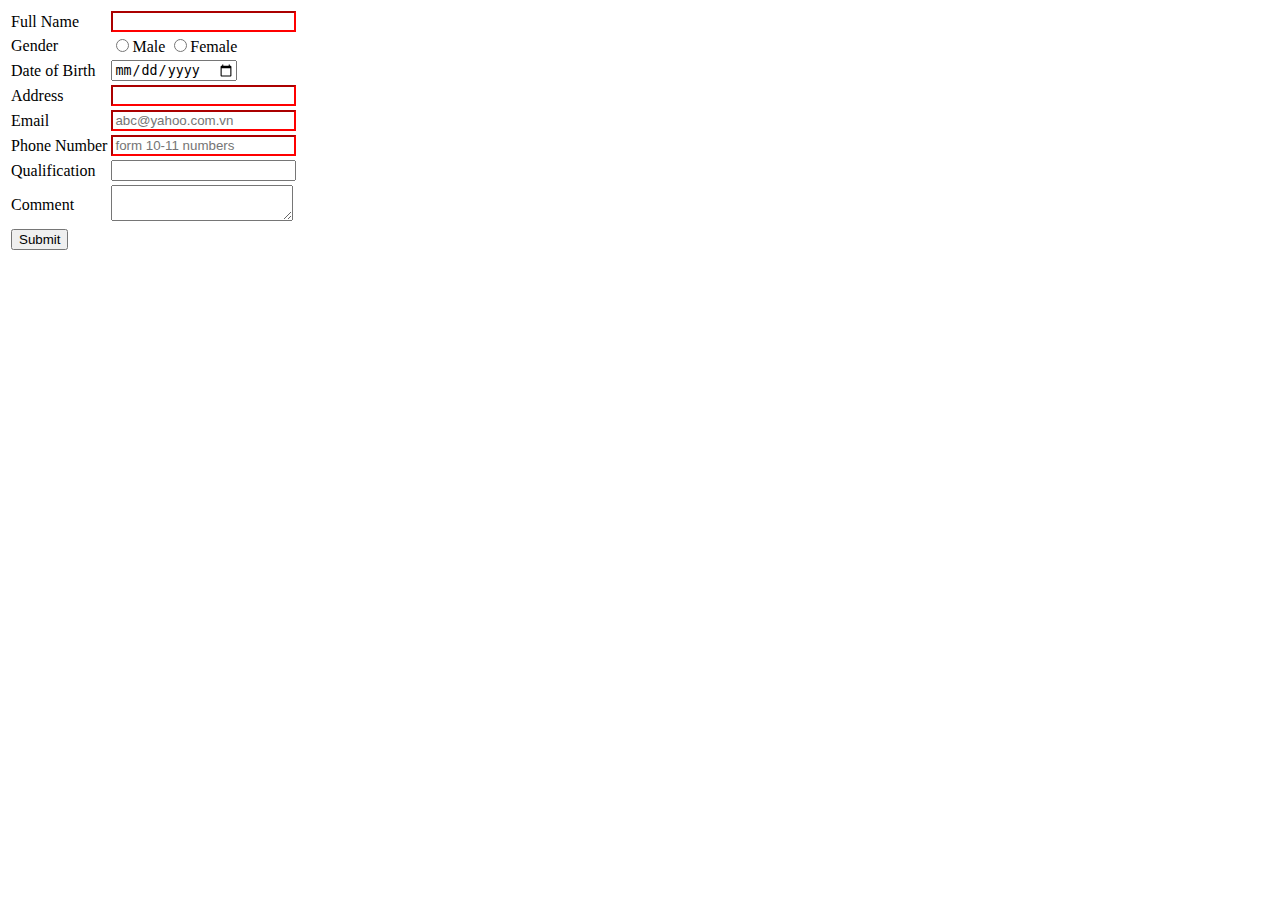
<file: form.html>
<!doctype html>
<html>
<head>
<meta charset="utf-8">
<title>Form</title>
<style>
.red
	{
		border-color: red;
	}
</style>
<script>
function myFunction9()
	{
		var username = document.getElementById("name").value;
		var gender = document.getElementById("gender").value;
		var birth = document.getElementById("birth").value;
		var address = document.getElementById("address").value;
		var email = document.getElementById("email").value;
		var phone = document.getElementById("tel").value;
		var qualification = document.getElementById("qualification").value;
		alert("Student information \n---------------- \nName: " + username + 
			  											"\nGender: " + gender + 
			  											"\nBirthday: " + birth +
			 											"\nAddresss: " + address +
			 											"\nEmail: " + email +
			 											"\nPhone: " + phone +
			 											"\nQualification: " + qualification);
	}
</script>
</head>

<body>
<form onSubmit="myFunction9()" oninput="result.value=parseInt(rangel.value) + parseInt(number1.value)">
	<table>
	<tr>
	<td>Full Name</td>
	<td><input class="red" type="text" name="name"
		   id="name" /></td>
	</tr>
	<tr>
	<td>Gender</td>
		<td><input type="radio" name="radio" id="gender"/>Male
	   	<input type="radio" name="radio" id="gender"/>Female</td>
	</tr>
	<tr>
	<td>Date of Birth</td>
	<td><input type="date" id="birth"/></td>
	</tr>
	<tr>
	<td>Address</td>
	<td><input class="red" type="address" name="address" id="address"/></td>
	</tr>
	<tr>
	<td>Email</td>
	<td><input class="red" type="email" id="email" placeholder="abc@yahoo.com.vn"/></td>
	</tr>
	<tr>
	<td>Phone Number</td>
	<td><input class="red" type="tel" name="phone" id="tel" pattern="{10,11}" placeholder="form 10-11 numbers"/></td>
	</tr>
	<tr>
	<td>Qualification</td>
	<td><input type="text" list="mylist" id="qualification"/>
	<datalist id="mylist">
		<option>---Select---</option>
		<option>Diploma</option>
		<option>Bachelor Degree</option>
		<option>Master</option>
		</datalist></td>
	</tr>
	<tr>
	<td>Comment</td>
	<td><textarea></textarea></td>
	</tr>
	<tr>
	<td><button class="boder" type="submit">Submit</button></td>
	</tr>
	</table>
</form>
</body>
</html>
</file>
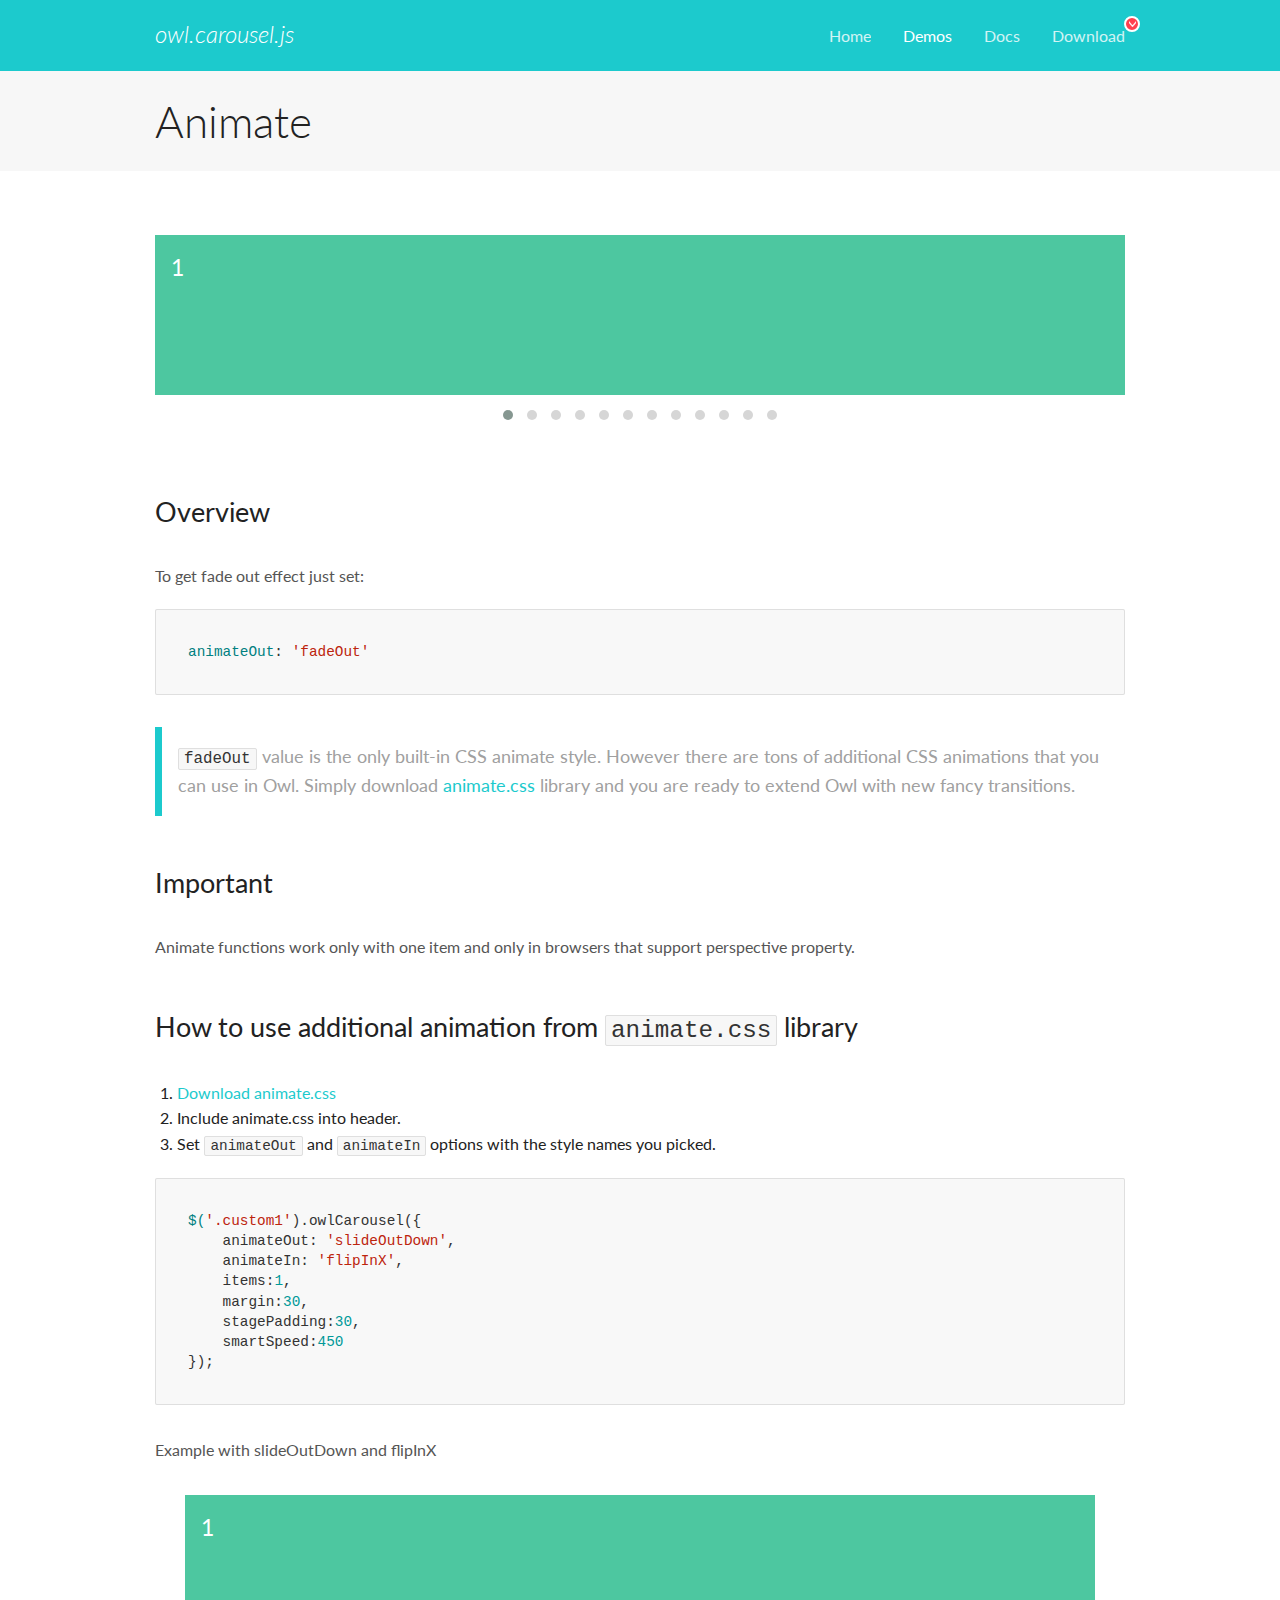
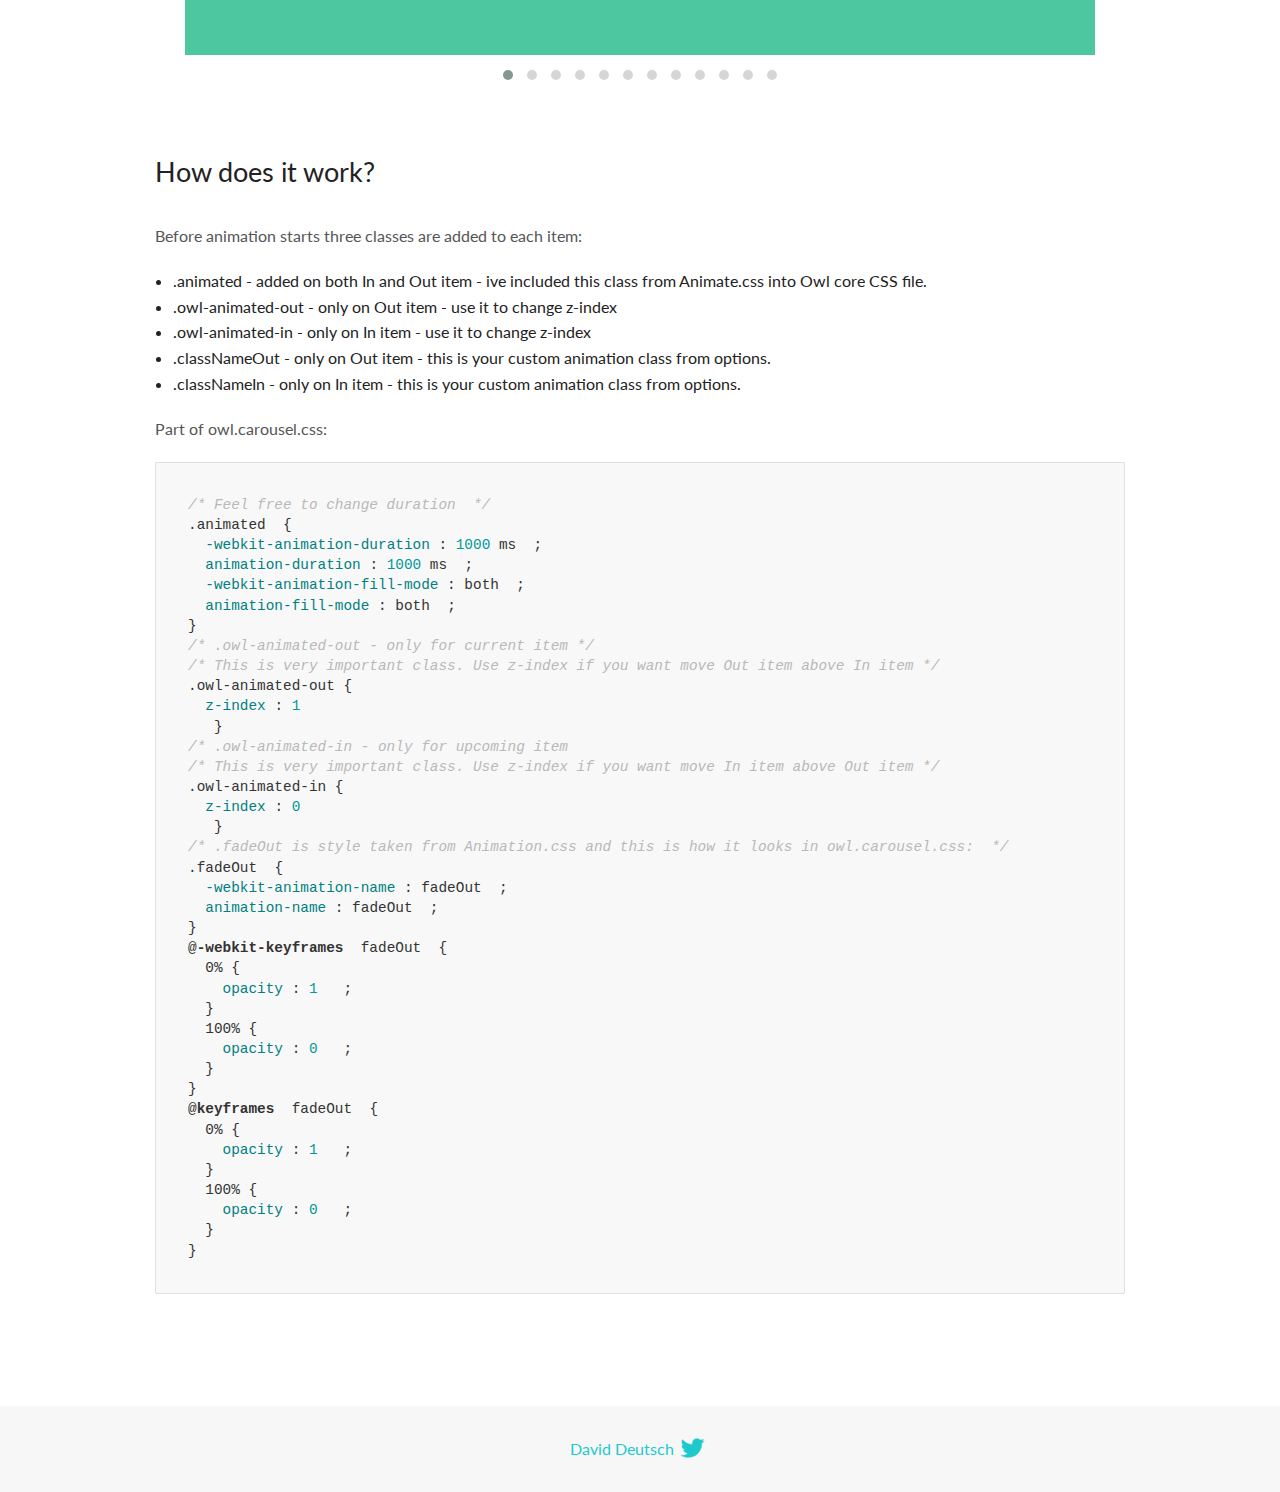
<file: jquery/OwlCarousel2-2.3.4/docs/demos/animate.html>
<!DOCTYPE html>
<html lang="en">
  <head>

    <!-- head -->
    <meta charset="utf-8">
    <meta name="msapplication-tap-highlight" content="no" />
    <meta name="viewport" content="width=device-width, initial-scale=1.0" />
    <meta name="description" content="Animate carousel">
    <meta name="author" content="David Deutsch">
    <title>
      Animate Demo | Owl Carousel | 2.3.4
    </title>

    <!-- Stylesheets -->
    <link href='https://fonts.googleapis.com/css?family=Lato:300,400,700,400italic,300italic' rel='stylesheet' type='text/css'>
    <link rel="stylesheet" href="../assets/css/docs.theme.min.css">

    <!-- Owl Stylesheets -->
    <link rel="stylesheet" href="../assets/owlcarousel/assets/owl.carousel.min.css">
    <link rel="stylesheet" href="../assets/owlcarousel/assets/owl.theme.default.min.css">

    <!-- HTML5 shim and Respond.js IE8 support of HTML5 elements and media queries -->

    <!--[if lt IE 9]>
      <script src="https://oss.maxcdn.com/libs/html5shiv/3.7.0/html5shiv.js"></script>
      <script src="https://oss.maxcdn.com/libs/respond.js/1.3.0/respond.min.js"></script>
    <![endif]-->

    <!-- Favicons -->
    <link rel="apple-touch-icon-precomposed" sizes="144x144" href="../assets/ico/apple-touch-icon-144-precomposed.png">
    <link rel="shortcut icon" href="../assets/ico/favicon.png">
    <link rel="shortcut icon" href="favicon.ico">

    <!-- Yeah i know js should not be in header. Its required for demos.-->

    <!-- javascript -->
    <script src="../assets/vendors/jquery.min.js"></script>
    <script src="../assets/owlcarousel/owl.carousel.js"></script>
  </head>
  <body>

    <!-- header -->
    <header class="header">
      <div class="row">
        <div class="large-12 columns">
          <div class="brand left">
            <h3>
              <a href="/OwlCarousel2/">owl.carousel.js</a> 
            </h3>
          </div>
          <a id="toggle-nav" class="right">
            <span></span> <span></span> <span></span> 
          </a> 
          <div class="nav-bar">
            <ul class="clearfix">
              <li> <a href="/OwlCarousel2/index.html">Home</a>  </li>
              <li class="active">
                <a href="/OwlCarousel2/demos/demos.html">Demos</a> 
              </li>
              <li> <a href="/OwlCarousel2/docs/started-welcome.html">Docs</a>  </li>
              <li>
                <a href="https://github.com/OwlCarousel2/OwlCarousel2/archive/2.3.4.zip">Download</a> 
                <span class="download"></span> 
              </li>
            </ul>
          </div>
        </div>
      </div>
    </header>

    <!-- title -->
    <section class="title">
      <div class="row">
        <div class="large-12 columns">
          <h1>Animate</h1>
        </div>
      </div>
    </section>

    <!--  Demos -->
    <section id="demos">
      <div class="row">
        <div class="large-12 columns">
          <div class="fadeOut owl-carousel owl-theme">
            <div class="item">
              <h4>1</h4>
            </div>
            <div class="item">
              <h4>2</h4>
            </div>
            <div class="item">
              <h4>3</h4>
            </div>
            <div class="item">
              <h4>4</h4>
            </div>
            <div class="item">
              <h4>5</h4>
            </div>
            <div class="item">
              <h4>6</h4>
            </div>
            <div class="item">
              <h4>7</h4>
            </div>
            <div class="item">
              <h4>8</h4>
            </div>
            <div class="item">
              <h4>9</h4>
            </div>
            <div class="item">
              <h4>10</h4>
            </div>
            <div class="item">
              <h4>11</h4>
            </div>
            <div class="item">
              <h4>12</h4>
            </div>
          </div>
          <h3 id="overview">Overview</h3>
          <p>To get fade out effect just set:</p>
          <pre><code>animateOut: &#39;fadeOut&#39;</code></pre>
          <blockquote>
            <p><code>fadeOut</code> value is the only built-in CSS animate style. However there are tons of additional CSS animations that you can use in Owl. Simply download
              <a href="https://daneden.github.io/animate.css/">animate.css</a>  library and you are ready to extend Owl with new fancy transitions.</p>
          </blockquote>
          <h3 id="important">Important</h3>
          <p>Animate functions work only with one item and only in browsers that support perspective property.</p>
          <h3 id="how-to-use-additional-animation-from-animate-css-library">How to use additional animation from <code>animate.css</code> library</h3>
          <ol>
            <li> <a href="https://daneden.github.io/animate.css/">Download animate.css</a>  </li>
            <li>Include animate.css into header.</li>
            <li>Set <code>animateOut</code> and <code>animateIn</code> options with the style names you picked.</li>
          </ol>
          <pre><code>$(&#39;.custom1&#39;).owlCarousel({
    animateOut: &#39;slideOutDown&#39;,
    animateIn: &#39;flipInX&#39;,
    items:1,
    margin:30,
    stagePadding:30,
    smartSpeed:450
});</code></pre>
          <p>Example with slideOutDown and flipInX</p>
          <div class="custom1 owl-carousel owl-theme">
            <div class="item">
              <h4>1</h4>
            </div>
            <div class="item">
              <h4>2</h4>
            </div>
            <div class="item">
              <h4>3</h4>
            </div>
            <div class="item">
              <h4>4</h4>
            </div>
            <div class="item">
              <h4>5</h4>
            </div>
            <div class="item">
              <h4>6</h4>
            </div>
            <div class="item">
              <h4>7</h4>
            </div>
            <div class="item">
              <h4>8</h4>
            </div>
            <div class="item">
              <h4>9</h4>
            </div>
            <div class="item">
              <h4>10</h4>
            </div>
            <div class="item">
              <h4>11</h4>
            </div>
            <div class="item">
              <h4>12</h4>
            </div>
          </div>
          <h3 id="how-does-it-work-">How does it work?</h3>
          <p>Before animation starts three classes are added to each item:</p>
          <ul>
            <li>.animated - added on both In and Out item - ive included this class from Animate.css into Owl core CSS file.</li>
            <li>.owl-animated-out - only on Out item - use it to change z-index</li>
            <li>.owl-animated-in - only on In item - use it to change z-index</li>
            <li>.classNameOut - only on Out item - this is your custom animation class from options.</li>
            <li>.classNameIn - only on In item - this is your custom animation class from options.</li>
          </ul>
          <p>Part of owl.carousel.css:</p>
          <pre><code class="language-css"><span class="comment">/* Feel free to change duration  */</span> 
<span class="class">.animated</span>  <span class="rules">{
  <span class="rule"><span class="attribute">-webkit-animation-duration</span> :<span class="value"> <span class="number">1000</span> ms</span> </span> ;
  <span class="rule"><span class="attribute">animation-duration</span> :<span class="value"> <span class="number">1000</span> ms</span> </span> ;
  <span class="rule"><span class="attribute">-webkit-animation-fill-mode</span> :<span class="value"> both</span> </span> ;
  <span class="rule"><span class="attribute">animation-fill-mode</span> :<span class="value"> both</span> </span> ;
<span class="rule">}</span> </span> 
<span class="comment">/* .owl-animated-out - only for current item */</span> 
<span class="comment">/* This is very important class. Use z-index if you want move Out item above In item */</span> 
<span class="class">.owl-animated-out</span> <span class="rules">{
  <span class="rule"><span class="attribute">z-index</span> :<span class="value"> <span class="number">1</span> 
</span> </span> </span> }
<span class="comment">/* .owl-animated-in - only for upcoming item
/* This is very important class. Use z-index if you want move In item above Out item */</span> 
<span class="class">.owl-animated-in</span> <span class="rules">{
  <span class="rule"><span class="attribute">z-index</span> :<span class="value"> <span class="number">0</span> 
</span> </span> </span> }
<span class="comment">/* .fadeOut is style taken from Animation.css and this is how it looks in owl.carousel.css:  */</span> 
<span class="class">.fadeOut</span>  <span class="rules">{
  <span class="rule"><span class="attribute">-webkit-animation-name</span> :<span class="value"> fadeOut</span> </span> ;
  <span class="rule"><span class="attribute">animation-name</span> :<span class="value"> fadeOut</span> </span> ;
<span class="rule">}</span> </span> 
<span class="at_rule">@<span class="keyword">-webkit-keyframes</span>  fadeOut </span> {
  0% <span class="rules">{
    <span class="rule"><span class="attribute">opacity</span> :<span class="value"> <span class="number">1</span> </span> </span> ;
  <span class="rule">}</span> </span> 
  100% <span class="rules">{
    <span class="rule"><span class="attribute">opacity</span> :<span class="value"> <span class="number">0</span> </span> </span> ;
  <span class="rule">}</span> </span> 
}
<span class="at_rule">@<span class="keyword">keyframes</span>  fadeOut </span> {
  0% <span class="rules">{
    <span class="rule"><span class="attribute">opacity</span> :<span class="value"> <span class="number">1</span> </span> </span> ;
  <span class="rule">}</span> </span> 
  100% <span class="rules">{
    <span class="rule"><span class="attribute">opacity</span> :<span class="value"> <span class="number">0</span> </span> </span> ;
  <span class="rule">}</span> </span> 
}</code></pre>
          <link rel="stylesheet" href="../assets/css/animate.css">
          <script>
            jQuery(document).ready(function($) {
              $('.fadeOut').owlCarousel({
                items: 1,
                animateOut: 'fadeOut',
                loop: true,
                margin: 10,
              });
              $('.custom1').owlCarousel({
                animateOut: 'slideOutDown',
                animateIn: 'flipInX',
                items: 1,
                margin: 30,
                stagePadding: 30,
                smartSpeed: 450
              });
            });
          </script>
        </div>
      </div>
    </section>

    <!-- footer -->
    <footer class="footer">
      <div class="row">
        <div class="large-12 columns">
          <h5>
            <a href="/OwlCarousel2/docs/support-contact.html">David Deutsch</a> 
            <a id="custom-tweet-button" href="https://twitter.com/share?url=https://github.com/OwlCarousel2/OwlCarousel2&text=Owl Carousel - This is so awesome! " target="_blank"></a> 
          </h5>
        </div>
      </div>
    </footer>

    <!-- vendors -->
    <script src="../assets/vendors/highlight.js"></script>
    <script src="../assets/js/app.js"></script>
  </body>
</html>
</file>
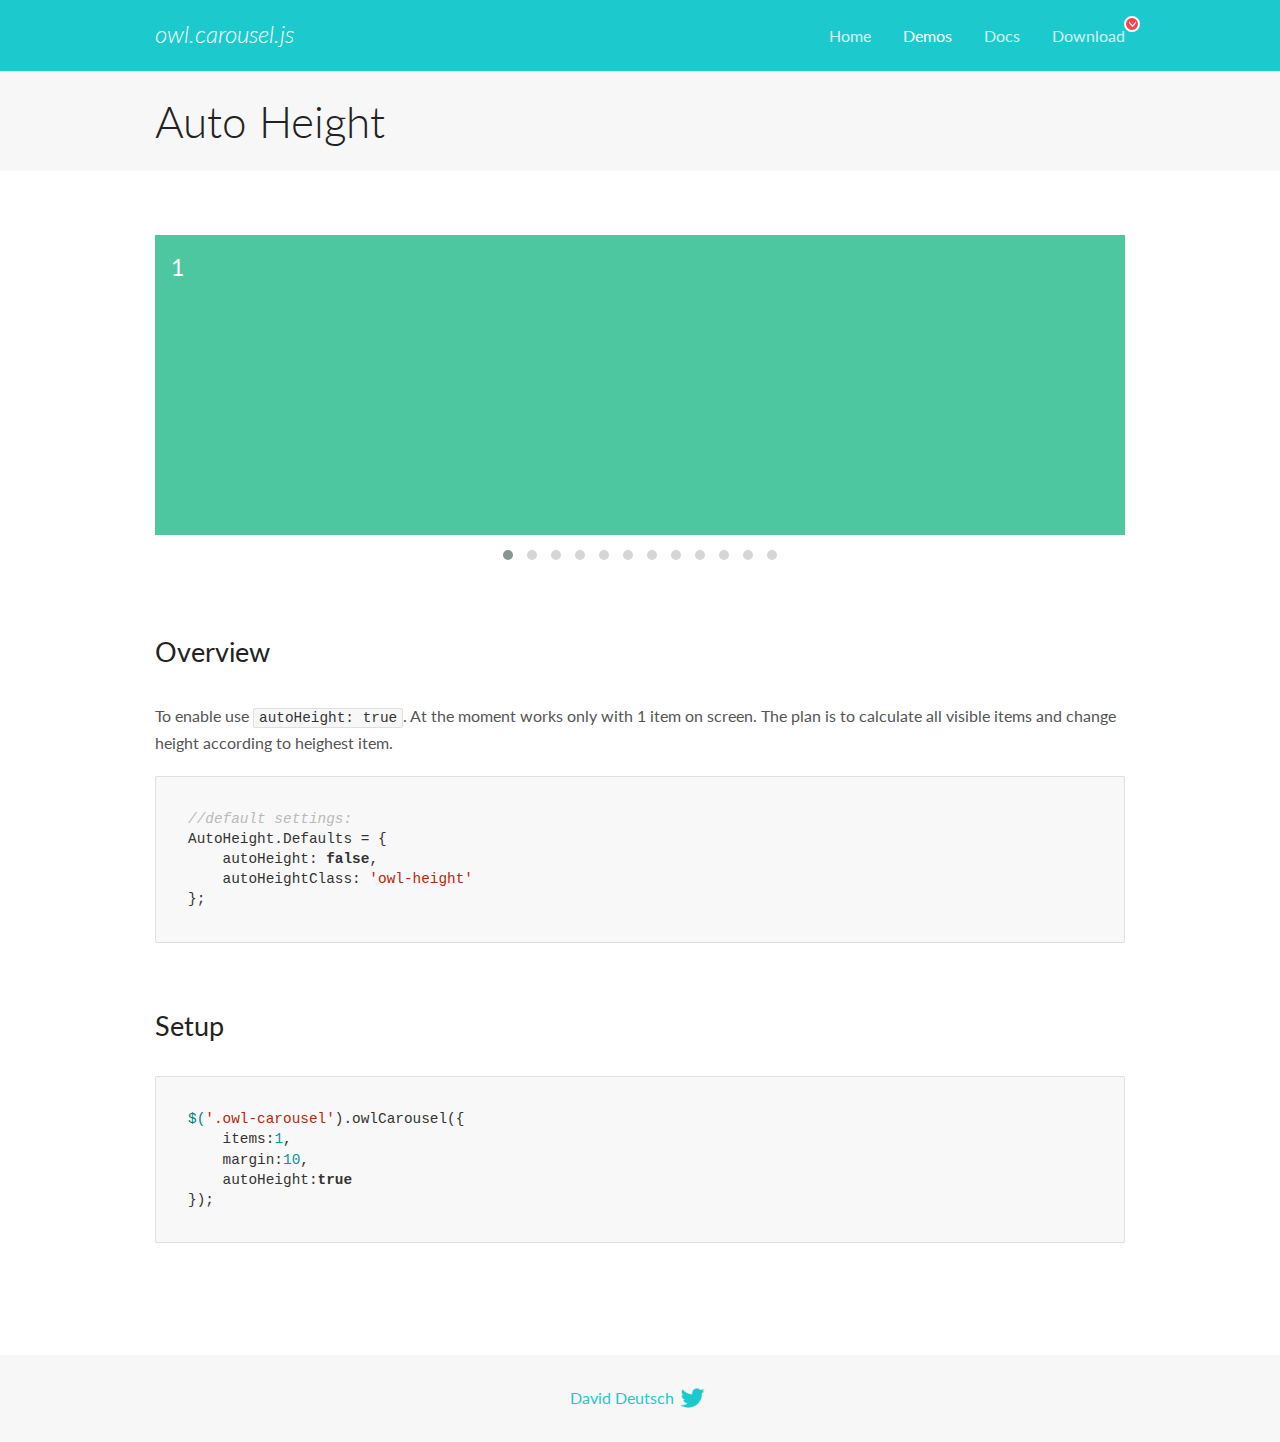
<file: jquery/OwlCarousel2-2.3.4/docs/demos/autoheight.html>
<!DOCTYPE html>
<html lang="en">
  <head>

    <!-- head -->
    <meta charset="utf-8">
    <meta name="msapplication-tap-highlight" content="no" />
    <meta name="viewport" content="width=device-width, initial-scale=1.0" />
    <meta name="description" content="autoHeight usage demo">
    <meta name="author" content="David Deutsch">
    <title>
      Auto Height Demo | Owl Carousel | 2.3.4
    </title>

    <!-- Stylesheets -->
    <link href='https://fonts.googleapis.com/css?family=Lato:300,400,700,400italic,300italic' rel='stylesheet' type='text/css'>
    <link rel="stylesheet" href="../assets/css/docs.theme.min.css">

    <!-- Owl Stylesheets -->
    <link rel="stylesheet" href="../assets/owlcarousel/assets/owl.carousel.min.css">
    <link rel="stylesheet" href="../assets/owlcarousel/assets/owl.theme.default.min.css">

    <!-- HTML5 shim and Respond.js IE8 support of HTML5 elements and media queries -->

    <!--[if lt IE 9]>
      <script src="https://oss.maxcdn.com/libs/html5shiv/3.7.0/html5shiv.js"></script>
      <script src="https://oss.maxcdn.com/libs/respond.js/1.3.0/respond.min.js"></script>
    <![endif]-->

    <!-- Favicons -->
    <link rel="apple-touch-icon-precomposed" sizes="144x144" href="../assets/ico/apple-touch-icon-144-precomposed.png">
    <link rel="shortcut icon" href="../assets/ico/favicon.png">
    <link rel="shortcut icon" href="favicon.ico">

    <!-- Yeah i know js should not be in header. Its required for demos.-->

    <!-- javascript -->
    <script src="../assets/vendors/jquery.min.js"></script>
    <script src="../assets/owlcarousel/owl.carousel.js"></script>
  </head>
  <body>

    <!-- header -->
    <header class="header">
      <div class="row">
        <div class="large-12 columns">
          <div class="brand left">
            <h3>
              <a href="/OwlCarousel2/">owl.carousel.js</a> 
            </h3>
          </div>
          <a id="toggle-nav" class="right">
            <span></span> <span></span> <span></span> 
          </a> 
          <div class="nav-bar">
            <ul class="clearfix">
              <li> <a href="/OwlCarousel2/index.html">Home</a>  </li>
              <li class="active">
                <a href="/OwlCarousel2/demos/demos.html">Demos</a> 
              </li>
              <li> <a href="/OwlCarousel2/docs/started-welcome.html">Docs</a>  </li>
              <li>
                <a href="https://github.com/OwlCarousel2/OwlCarousel2/archive/2.3.4.zip">Download</a> 
                <span class="download"></span> 
              </li>
            </ul>
          </div>
        </div>
      </div>
    </header>

    <!-- title -->
    <section class="title">
      <div class="row">
        <div class="large-12 columns">
          <h1>Auto Height</h1>
        </div>
      </div>
    </section>

    <!--  Demos -->
    <section id="demos">
      <div class="row">
        <div class="large-12 columns">
          <div class="owl-carousel owl-theme">
            <div class="item" style="height:300px">
              <h4>1</h4>
            </div>
            <div class="item" style="height:100px">
              <h4>2</h4>
            </div>
            <div class="item" style="height:500px">
              <h4>3</h4>
            </div>
            <div class="item" style="height:250px">
              <h4>4</h4>
            </div>
            <div class="item" style="height:400px">
              <h4>5</h4>
            </div>
            <div class="item" style="height:500px">
              <h4>6</h4>
            </div>
            <div class="item" style="height:600px">
              <h4>7</h4>
            </div>
            <div class="item" style="height:400px">
              <h4>8</h4>
            </div>
            <div class="item" style="height:300px">
              <h4>9</h4>
            </div>
            <div class="item" style="height:350px">
              <h4>10</h4>
            </div>
            <div class="item" style="height:200px">
              <h4>11</h4>
            </div>
            <div class="item" style="height:150px">
              <h4>12</h4>
            </div>
          </div>
          <h3 id="overview">Overview</h3>
          <p>To enable use <code>autoHeight: true</code>. At the moment works only with 1 item on screen. The plan is to calculate all visible items and change height according to heighest item.</p>
          <pre><code>//default settings:
AutoHeight.Defaults = {
    autoHeight: false,
    autoHeightClass: &#39;owl-height&#39;
};</code></pre>
          <h3 id="setup">Setup</h3>
          <pre><code>$(&#39;.owl-carousel&#39;).owlCarousel({
    items:1,
    margin:10,
    autoHeight:true
});</code></pre>
          <script>
            $(document).ready(function() {
              $('.owl-carousel').owlCarousel({
                items: 1,
                margin: 10,
                autoHeight: true
              });
            })
          </script>
        </div>
      </div>
    </section>

    <!-- footer -->
    <footer class="footer">
      <div class="row">
        <div class="large-12 columns">
          <h5>
            <a href="/OwlCarousel2/docs/support-contact.html">David Deutsch</a> 
            <a id="custom-tweet-button" href="https://twitter.com/share?url=https://github.com/OwlCarousel2/OwlCarousel2&text=Owl Carousel - This is so awesome! " target="_blank"></a> 
          </h5>
        </div>
      </div>
    </footer>

    <!-- vendors -->
    <script src="../assets/vendors/highlight.js"></script>
    <script src="../assets/js/app.js"></script>
  </body>
</html>
</file>
<file: css/style.css>
* {
	margin: 0;
	padding: 0;
}
body {
	font-family: 'Lato', sans-serif;
}

h2 {
	font-family: 'Merriweather', serif;
}
.clear {
	clear: both;
}
/*start header*/
/*start top-bar*/
.top-bar {
	text-align: center;
	width: 100%;
	background-color: #000;
	color: white;
	line-height: 26px;
	font-size: 14px;
}
.top-bar .row {
	/*border: solid red;*/
	width: 80%;
	margin: 0 auto;
}
.top-bar .row ul li {
	/*border: solid red;*/
	float: left;
	margin-right: 10px;
	padding-bottom: 10px;
}
.top-bar .row ul li span {
	/*border: solid red;*/
	margin-right: 10px;
}
/*end top-bar*/
/*start nagivation*/
.nagivation-content {
	/*border: solid red;*/
	line-height: 68px;
}
.nagivation-content .nagivation-logo {
	/*display: inline-block;*/
	/*border: solid green;*/
	margin-top: 13px;
	float: left;
}
.nagivation-content .nagivation-logo a  {
	font-size: 28px;
	/*border: solid yellow;*/
	text-decoration: none;
	font-weight: bold;
	color: #000;
	letter-spacing: -1px;
}
.nagivation-content .nagivation-logo a span  {
	color: #faa61a;
}
.nagivation-content .nagivation-logo a span i {
	font-size: 38px;
	margin-right: 10px;
}
.nagivation-content .nagivation-list-menu  {
	/*border: solid purple;*/
	/*display: inline-block;*/
	float: right;
	margin-top: 13px;
	height: 80px;
}
.nagivation-content .nagivation-list-menu  ul li {
	/*border: solid red;*/
	margin-right: 20px;
	font-weight: bold;
}
.nagivation-content .nagivation-list-menu  ul li a {
	/*border: solid red;*/
	text-decoration: none;
	color: #000;
	font-size: 14px;
}
.nagivation-content .nagivation-list-menu  ul li a:hover {
	color: #faa61a;
	/*border: solid red;*/
}
.nagivation-content .nagivation-list-menu .form-group a i  {
	border: solid 1px #faa61a;
	border-radius: 999px;
	padding: 10px;
	font-size: 20px;
	color: #faa61a;
	background-color: #FFFFFFFF;
}
.nagivation-content .nagivation-list-menu .form-group input[type=text] {

	border: solid 1px #faa61a;
	/*padding-left: 100px;*/
	height: 28px;
	border-radius: 3px;

}
.nagivation-content .responsive-menu {
	display: inline-block;
	float: right;
	font-size: 20px;
	margin-top: 16px; 
}
.nagivation-content .responsive-menu a {
	margin-right: 10px;
}
.fixed {
	position: fixed;
	z-index: 10000;
	top: 0;
	background-color: white;
	width: 100%;
	border-bottom: 1px solid #bcbcbc;
	line-height: 0px;
	height: 70px;
}
/*end nagivation*/
/*end header*/




/*start slide*/
.background-slide {
	width: 100%;
	position: relative;
}
.list-item {
	width: 99.8%;
	/*border: solid green;*/
	padding-top: 10px;
	
}
.main-block:hover{
	transform:translateY(-10px);
	transition: 0.4s;
	border: 1px solid #faa61a;
	border-radius: 4px;
}
/*.main-block:hover .main-img img{
	transform:scale(1);
} */
.caption {
	/*border: solid red;*/
  	text-align: center;
	position: absolute;
	top: 16%;
	bottom: 0;
	left: 10%;
	right: 10%;
	font-family: 'Merriweather', serif;
}
.caption .text1 {
	font-size: 35px;
	letter-spacing: 5px;
	margin-bottom: -20px;
}
.caption .text2 {
	font-size: 80px;
	letter-spacing: 6px;
	margin-bottom: 0px;
}
.caption .view-more {
	/*border: solid yellow;	*/
}
.caption .view-more .btn {
	text-align: center;
	padding: 6px 25px;
	border: solid 1px white;
	border-radius: 0px;
}
.caption .view-more a {
	font-size: 16px;
	color: white;
	text-align: center;
}
.caption .view-more .btn:hover {
	background-color: white;
}
.caption .view-more a:hover {
	color: #000;
}
/*end slide*/
/*start tour*/
.hot-tours {
	margin-bottom: 100px; 
}
.hot-tour {
	width: 100%;
	font-family: 'Merriweather', serif;
	text-align: center;
	color: #000;
	font-weight: bold;
	/*border: solid yellow;*/
	padding: 110px 0 50px 0;
}
.hot-tour h1 {
	margin-bottom: -5px;
}
.hot-tour hr {
	border: 2px solid #faa61a;
	width: 5%;
	margin: 20px auto;
	/*-webkit-margin-left: 47%;*/
	/*-moz-margin-left: 47%;*/
	/*-o-margin-left: 47%;*/
	/*-ms-margin-left: 47%;*/
}
.main-mask {
	background-color: #000;
}
.offer-price{
	font-size:14px;
	margin:0px;
	text-transform:uppercase;
	font-weight:bold;
	padding:14px 18px 11px;
}
.offer-price li.price{
	font-size:22px;
	font-weight:bold;
	color: white;
	margin-left: 15px;
}
.offer-price li.price .pkg{
	font-size:14px;
	position:relative;
	top:-3px;
	color: #b6b6b6;
}
.offer-price li.price .divider{
	margin:0px 8px;
	font-size:14px;
	position:relative;
	top:-3px;
	color: #b6b6b6;
}
.offer-price li.rating{
	float:right;
	font-size:0.98em;
	position: relative;
	top: 6px;
}
.offer-price li.rating .fa {
	color: orange;
}
.offer-price li.rating .fa-1 {
	color: #d1d3d4;
}
.main-info {
	width: 100%;
	padding: 10px 0;
	background-color: #F7F7F7FF;
	border: 1px solid #e6e7e8;
}
.main-info .arrow {
	/*float: right;*/
}
.main-info .arrow a {
	border: 2px solid #faa61a;
	padding-left: 13px;
	padding-right: 13px;
	border-radius: 50%;
	position: relative;
	top: 15px;
	right: 20px;	
	float: right;
	color: #faa61a;
	font-size: 25px;
}
.main-title {
	margin-left: 30px;
}
.hotel-title .name-tour {
	font-size: 30px;
	font-weight: bold;
	color: #000;
	text-decoration: none;
}
.main-title p {
	color: #808285;
	font-size: 16px;
	margin-top: -8px;
}
.view-all{
	/*border:solid red;*/
	font-family: 'Merriweather', serif;
	margin-top: 40px;
	margin-bottom: 100px; 
}
.view-all .btn{
	/*border: solid yellow;*/
	background-color: #faa61a;
	color: white;
	font-size: 16px;
}
.view-all .btn:hover {
	color: white;
	background-color: #000;
}
/*end tour*/



/*start best-feature*/
.black-features {
	padding-top:40px;
	padding-bottom:40px;
	background-color: #232323;
	color: white;
	/*border-radius: 999px;*/
}
.b-feature-block{
	text-align:center;
}
.b-feature-block .fa{
	height:70px;
	width:65px;
	text-align:center;
	padding-top:15px;
	font-size:35px;
	margin-bottom:28px;
	transition:.4s;
}
.b-feature-block h3{
	font-size:22px;
	font-weight:bold;
	margin-bottom:6px;
	font-size: 30px;
}
.b-feature-block p{
	margin-bottom:0px;
	font-size: 16px;
}
#tour-carousel .carousel-control{
	opacity:1;
	width:auto;
}
.b-feature-block .flip-animation {
	border: solid #faa61a;
	color: #faa61a;
}
.b-feature-block .flip-animation:hover {
	transform: rotateY(180deg);
	background-color: #faa61a;
	color: white;
}
/*start best-feature*/



/*start adventure-tour*/
.adventure-tours {
	padding: 110px 0 100px 0;
	font-family: 'Merriweather', serif;
}
.adventure-tours .adventure-heading {
	text-align: center;
	padding-bottom: 54px;
	color: #000;
	font-weight: bold;
}
.adventure-tours hr {
	border: 2px solid #faa61a;
	width: 6%;
	margin: 20px auto;
}
.adventure-tour-1 {
	border: 1px solid #e6e7e8;
	border-radius: 4px; 
}
.tour-1:hover{
	transform:translateY(-10px);
	transition: 0.4s;
	border: 1px solid #faa61a;
	border-radius: 4px;
}
.adventure-tour-1 .adventure-img  a  img {
	width: 100%;
	border-radius: 0px 4px 4px 0px;
}
/*.tour-1 .adventure-img  a  img:hover {
	transform:scale(1);
}*/
.adventure-tour-1 .image {
	padding-left: 0;
}
.adventure-tour-1 .tour-info {
	padding-right: 0;
}
.adventure-info {
	width: 100%;
	padding-bottom: 28px;
	background-color: #f7f7f7;
	padding-top: 29px;
}
.adventure-info .adventure-title {
	/*border: solid;*/
	 
}
.adventure-info .adventure-title a {
	font-size: 26px;
	color: #000;
	text-decoration: none;
	margin-left: 30px;
	font-weight: bold;
}
.adventure-info .adventure-title p {
	margin-left: 30px;	
	text-transform: uppercase;
	color: #808285;
	font-size: 13px;
	font-family: 'Lato', sans-serif;
	margin-bottom: 30px;
}
.adventure-info .adventure-title > div.rating{
	margin-left: 30px;	
	size: 3px;
}
.adventure-info .adventure-title > div.rating .fa{	
	font-size: 16px;
	color: orange;
}
.adventure-info .adventure-title > div.rating .fa-1{	
	font-size: 16px;
	color: #d1d3d4;
}
.adventure-info .adventure-title .adventure-tours-price {
	margin-left: 30px;	
	font-size: 30px;
	font-family: 'Lato', sans-serif;
	color: #104096;
	font-weight: bold;
}

/*end adventure-tour*/



/* start video-banner */

#video-banner{
	text-align:center;
	color: white;
	background-color: #232323;
	/*margin-bottom: 200px;*/
	font-family: 'Merriweather', serif;
	padding-top: 50px;
	padding-bottom: 70px;
}

#video-banner h2{
	font-size:40px;
	font-weight:bold;
	margin-bottom:15px;
}

#video-banner p{
	font-size:19px;
	width:65%;
	margin:0 auto;
}

#video-banner #play-button .fa{
	color: #faa61a;
	font-size:33px;
	width:100px;
	height:100px;
	padding-top:31px;
	padding-left: 6px;
	text-align:center;
	margin-top:50px;
	border: solid #faa61a;
	border-radius: 50%;
}
/* end video-banner */



/*start newsletter*/

#newsletter {
	background-color: #4b4b4b;
	color: white;
	padding: 100px 0;
	font-family: 'Merriweather', serif;
}
#newsletter h2{
	font-size:36px;
}
#newsletter p{
	font-size:18px;
	margin-bottom:40px;
}
#newsletter form .form-group{
	width:280px;
	margin:0 auto;
}
#newsletter form .input-group-btn .btn{
	font-size:22px;
	width:80px;
	color: #faa61a;
}
#newsletter form .input-group-btn .btn:hover {
	color: #000;
	background-color: #faa61a;
}
#newsletter form input, #newsletter form .input-group-btn .btn{
	height:60px;
}
/*end newsletter*/


/* -----------------------------------------------------
		Footer
   ----------------------------------------------------- */

#footer-top{
	margin-top: 0px;
	background-color: #231f20;
}
#footer.ftr-heading-mgn .footer-heading{
	/*border: solid yellow;*/
	margin-bottom:35px;
	color: #faa61a;
	font-family: 'Merriweather', serif;
}
.footer-widget .footer-heading{
	font-size:26px;
	font-weight:bold;
}
.footer-widget ul li, .footer-widget a, .footer-widget p{
	font-size:15px;
	color: white;
}
.footer-widget ul li a{
	color: white;
}
.footer-widget ul li a:hover{
	color: white;
}
.footer-widget.ftr-contact li{
	margin-bottom:21px;
}
.footer-widget.ftr-contact li .fa{
	font-size:20px;
	width:25px;
	margin-right:7px;
}
.footer-widget.ftr-contact #phone{
	font-size:15px;
}
.footer-widget.ftr-links li{
	text-transform:uppercase;
	margin-bottom:9px;
}
.instagram-list li{
	margin-top:8px;
	padding-right:10px;
}
.footer-widget.ftr-about p{
	line-height:1.72em;
}
.footer-widget.ftr-about .social-links{
	margin-top:22px;
}
.footer-widget.ftr-about .social-links li a{
	font-size:21px;
}
.footer-widget.ftr-about .social-links li{
	margin-right:12px;
	margin-top:10px;
}
.footer-widget.ftr-in-touch form{
	margin-top:26px;
}
.footer-widget.ftr-in-touch input{
	height:37px;
}
.footer-widget.ftr-in-touch textarea{
	height:155px;
	padding-top:10px;
	padding-left:15px;
}
.footer-widget.ftr-in-touch input, .footer-widget.ftr-in-touch textarea{
	text-transform:uppercase;
	margin-bottom:22px;
}
.footer-widget.ftr-in-touch .btn{
	padding:7px 70px;
	font-size:16px;
	margin-top:5px;
	float:right;
}
.footer-widget.ftr-newsletter form{
	margin-top:30px;
}
.footer-widget.ftr-newsletter input{
	font-size:14px;
}
.footer-widget.ftr-newsletter .input-group-btn .btn{
	font-size:20px;
	height:46px;
}
.footer-widget.ftr-map iframe{
	height:270px;
}
#footer-bottom{
	padding-top:30px;
	padding-bottom:30px;
	background-color: #000;
	color: #979797;
}
#footer-bottom a {
	color: #979797;
}
#footer-bottom p, #footer-bottom ul{
	margin-bottom:0px;
	font-size:16px;
	color: #979797;
}
#footer-bottom #terms ul li {
	float: right;
}
</file>
<file: css/prev-next-slide.css>
.owl-theme .owl-nav {
    background: transparent;
    color: #faa61a;
}
.owl-theme .owl-nav {
    position: relative;
    bottom: 310px;
    font-size: 100px;
}
.owl-prev {
    position: absolute;
    left: -50px;
    /*color:red;*/
}
.owl-next {
    position: absolute;
    right: -50px;
}

/*CSS for dots*/
.owl-theme .owl-dots .owl-dot.active span {
    width: 25px;
    transition: all 0.5s;
}
.owl-theme .owl-dots {
    margin-top: -25px;
}
</file>
<file: css/responsive.css>
@media screen and (max-width: 1024px) and  (min-width: 970px){
}
@media screen and (min-width: 1200px)
{
	.nagivation-content .responsive-menu
	{
		display: none;
	}
}
@media screen and (max-width: 1199px)
{
	/*start nagivation*/
	.nagivation-content .nagivation-list-menu 
	{
		display: none;
	}
	.nagivation-content
	{
		/*border: solid red;*/
		line-height: 35px;
		height: 55px;
	}
	.nagivation-content .nagivation-logo
	{
		display: inline-block;
		/*border: solid green;*/
		margin-top: 11px;
		float: left;
	}
	.nagivation-content .nagivation-logo a 
	{
		font-size: 20px;
		/*border: solid yellow;*/
		text-decoration: none;
		font-weight: bold;
		color: #000;
		letter-spacing: -1px;
	}
	.nagivation-content .nagivation-logo a span i
	{
		font-size: 30px;
		margin-right: 10px;
	}
	.nagivation-content .responsive-menu
	{
		display: inline-block;
		float: right;
		/*border: solid red;*/
		font-size: 20px;
		margin-top: 11px; 
	}
	.nagivation-content .responsive-menu #search
	{
		color: #faa61a;
	}
	.nagivation-content .responsive-menu #menu
	{
		color: #000;
	}
	/*end nagivation*/
	
	.hot-tour hr
	{
		border: 2px solid #faa61a;
		width: 6%;
		margin: 17px auto;
	}
	.adventure-tours hr {
		border: 2px solid #faa61a;
		width: 12%;
		margin: 20px auto;
	}
	.offer-price li.rating{
		float:right;
		font-size:0.89em;
		position: relative;
		top: 8px;
	}

	
}	
@media screen and (min-width: 992px) and (max-width: 1199px)
{
	/*start slide*/
	.caption
	{
	  	text-align: center;
		position: absolute;
		top: 13%;
		bottom: 0;
		left: 10%;
		right: 10%;
	}
	.caption .text1
	{
		font-family: Arial, Helvetica, sans-serif;
		font-size: 28px;
		letter-spacing: 5px;
		margin-bottom: -19px;
	}
	.caption .text2
	{
		font-family: Arial, Helvetica, sans-serif;
		font-size: 68px;
		letter-spacing: 6px;
		margin-bottom: -2px;
	}
	.caption .view-more .btn
	{
		text-align: center;
		padding: 5px 23px;
		border: solid 1px white;
		border-radius: 0px;
	}
	/*end slide*/
	
}
@media screen and (max-width: 991px) {
	.b-feature-block{
		text-align:center;
		margin-bottom: 60px;
	}
	.b-feature-block .fa{
		height:70px;
		width:65px;
		text-align:center;
		padding-top:15px;
		font-size:35px;
		margin-bottom:10px;
		transition:.4s;
	}
	
}
@media screen and (min-width: 768px) and (max-width: 991px)
{
	/*start slide*/
	.caption
	{
	  	text-align: center;
		position: absolute;
		top: 10%;
		bottom: 0;
		left: 10%;
		right: 10%;
	}
	.caption .text1
	{
		font-family: Arial, Helvetica, sans-serif;
		font-size: 23px;
		letter-spacing: 5px;
		margin-bottom: -18px;
	}
	.caption .text2
	{
		font-family: Arial, Helvetica, sans-serif;
		font-size: 58px;
		letter-spacing: 6px;
		margin-bottom: -4px;
	}
	.caption .view-more .btn
	{
		text-align: center;
		padding: 4px 21px;
		border: solid 1px white;
		border-radius: 0px;
	}
	/*end slide*/
	.hot-tour hr
	{
		border: 2px solid #faa61a;
		width: 7%;
		margin: 15px auto;
	}
	.adventure-tours hr {
		border: 2px solid #faa61a;
		width: 12%;
		margin: 20px auto;
	}
	
}
@media screen and (min-width: 480px) and (max-width: 767px)
{
	/*start slide*/
	.caption
	{
	  	text-align: center;
		position: absolute;
		top: 3%;
		bottom: 0;
		left: 10%;
		right: 10%;
	}
	.caption .text1
	{
		font-family: Arial, Helvetica, sans-serif;
		font-size: 14px;
		letter-spacing: 5px;
		margin-bottom: -9px;
	}
	.caption .text2
	{
		font-family: Arial, Helvetica, sans-serif;
		font-size: 28px;
		letter-spacing: 6px;
		margin-bottom: -3px;
	}
	.caption .view-more .btn
	{
		text-align: center;
		padding: 3px 19px;
		border: solid 1px white;
		border-radius: 0px;
	}
	.top-bar
	{
		text-align: center;
		width: 100%;
		background-color: #000;
		color: white;
		line-height: 18px;
		font-size: 12px;
	}
	/*end slide*/
	.hot-tour hr
	{
		border: 2px solid #faa61a;
		width: 6%;
		margin: 13px auto;
	}
	/*start main-info*/
	.offer-price li.price{
		font-size:21px;
		font-weight:bold;
		color: white;
		margin-left: 15px;
	}
	.offer-price li.price .pkg{
		font-size:11px;
		position:relative;
		top:-3px;
		color: #b6b6b6;
	}
	.offer-price li.rating{
		float:right;
		font-size:0.6135em;
		position: relative;
		top: 8px;
	}
	.adventure-tours hr {
		border: 2px solid #faa61a;
		width: 11%;
		margin: 20px auto;
	}
	
}
@media screen and (min-width: 240px) and (max-width: 479px)
{
	/*start slide*/
	.caption
	{
	  	text-align: center;
		position: absolute;
		top: -8%;
		bottom: 0;
		left: 10%;
		right: 10%;
	}
	.caption .text1
	{
		font-family: Arial, Helvetica, sans-serif;
		font-size: 8px;
		letter-spacing: 5px;
		margin-bottom: -6px;
	}
	.caption .text2
	{
		font-family: Arial, Helvetica, sans-serif;
		font-size: 20px;
		letter-spacing: 6px;
		margin-bottom: -4px;
	}
	.caption .view-more .btn
	{
		font-size: 8px;
		text-align: center;
		padding: 2px 17px;
		border: solid 1px white;
		border-radius: 0px;
	}
	.top-bar
	{
		text-align: center;
		width: 100%;
		background-color: #000;
		color: white;
		line-height: 9px;
		font-size: 7px;
	}
	/*start main-info*/
	.offer-price{
		/*font-size:14px;*/
		margin:0px;
		text-transform:uppercase;
		font-weight:bold;
		padding:14px 18px 11px;
	}
	.offer-price li.price{
		font-size:20px;
		font-weight:bold;
		color: white;
		margin-left: 15px;
	}
	.offer-price li.price .pkg{
		font-size:11px;
		position:relative;
		top:-3px;
		color: #b6b6b6;
	}
	.offer-price li.rating{
		float:right;
		font-size:0.6135em;
		position: relative;
		top: 8px;
	}
	.hot-tour hr
	{
		border: 2px solid #faa61a;
		width: 17%;
		margin: 0px auto;
	}
	.adventure-tours hr {
		border: 2px solid #faa61a;
		width: 17%;
		margin: 20px auto;
	}
	/*end slide*/
}
</file>
